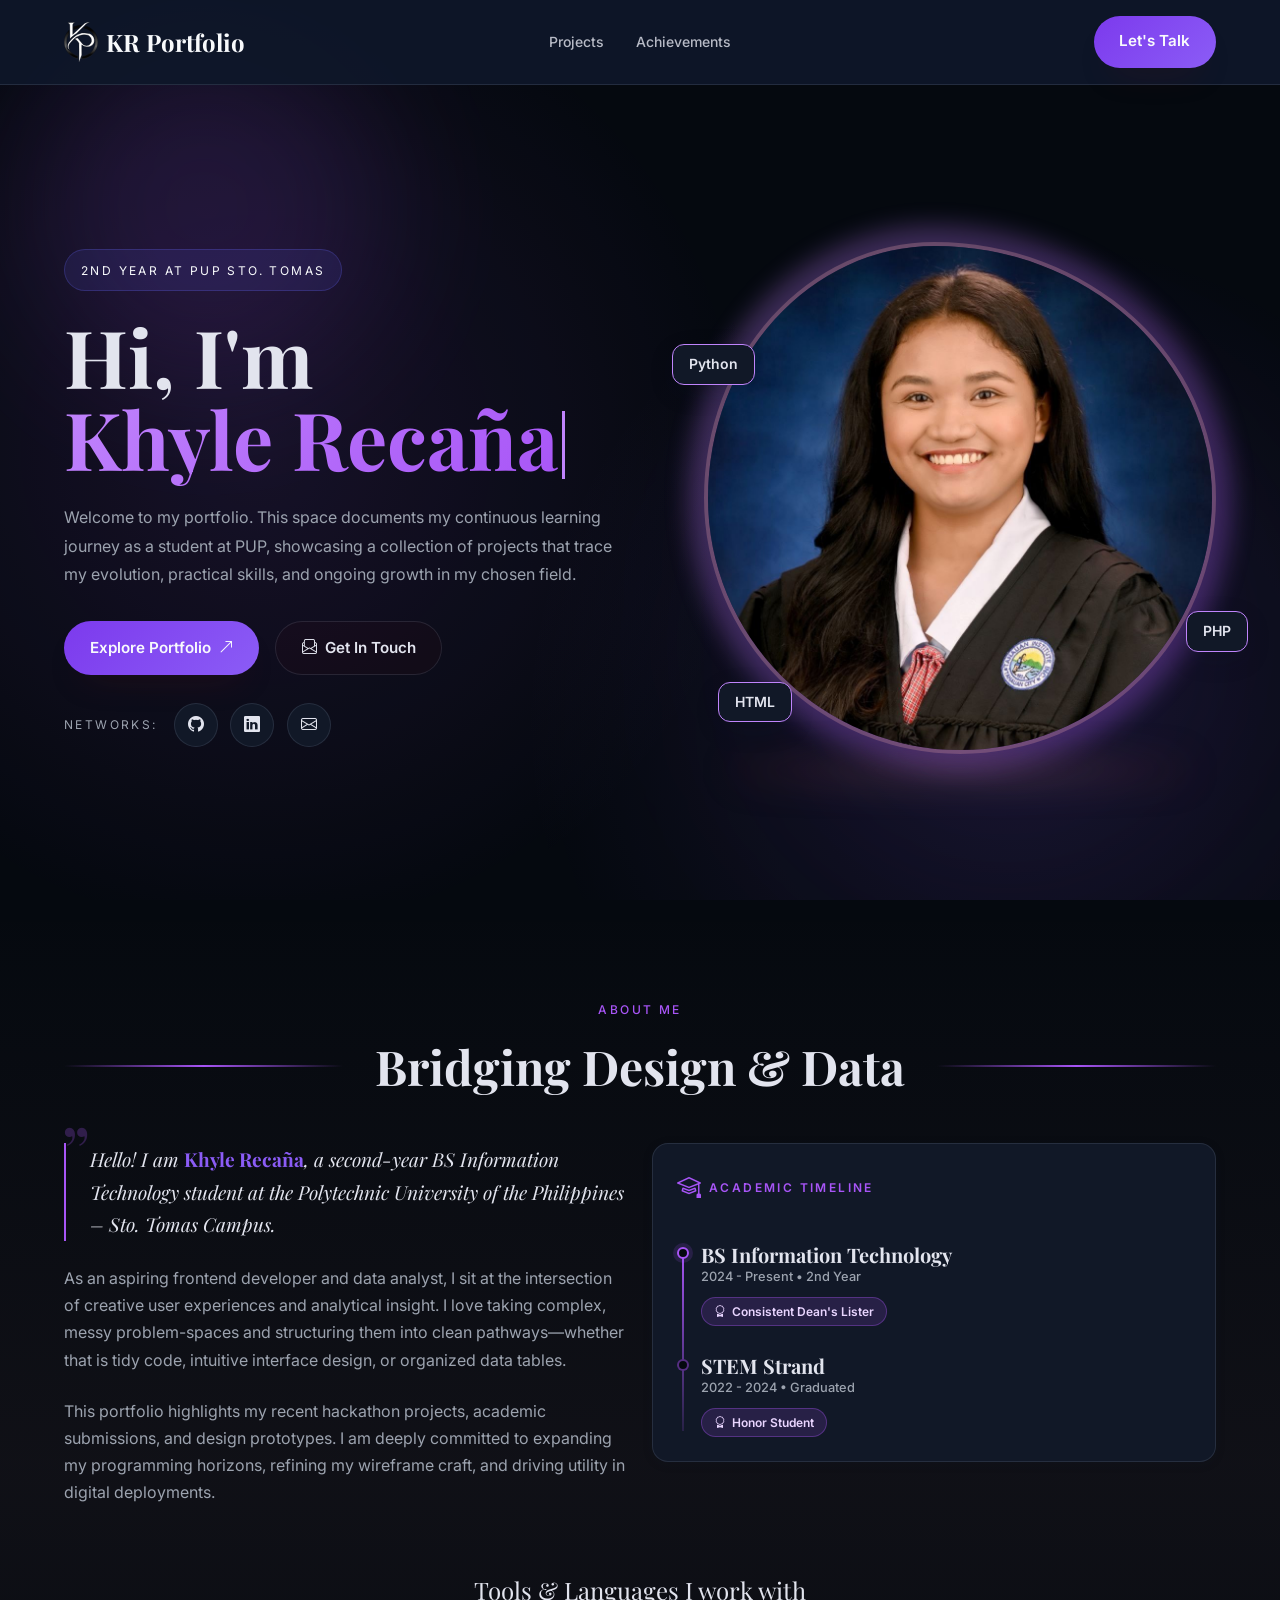
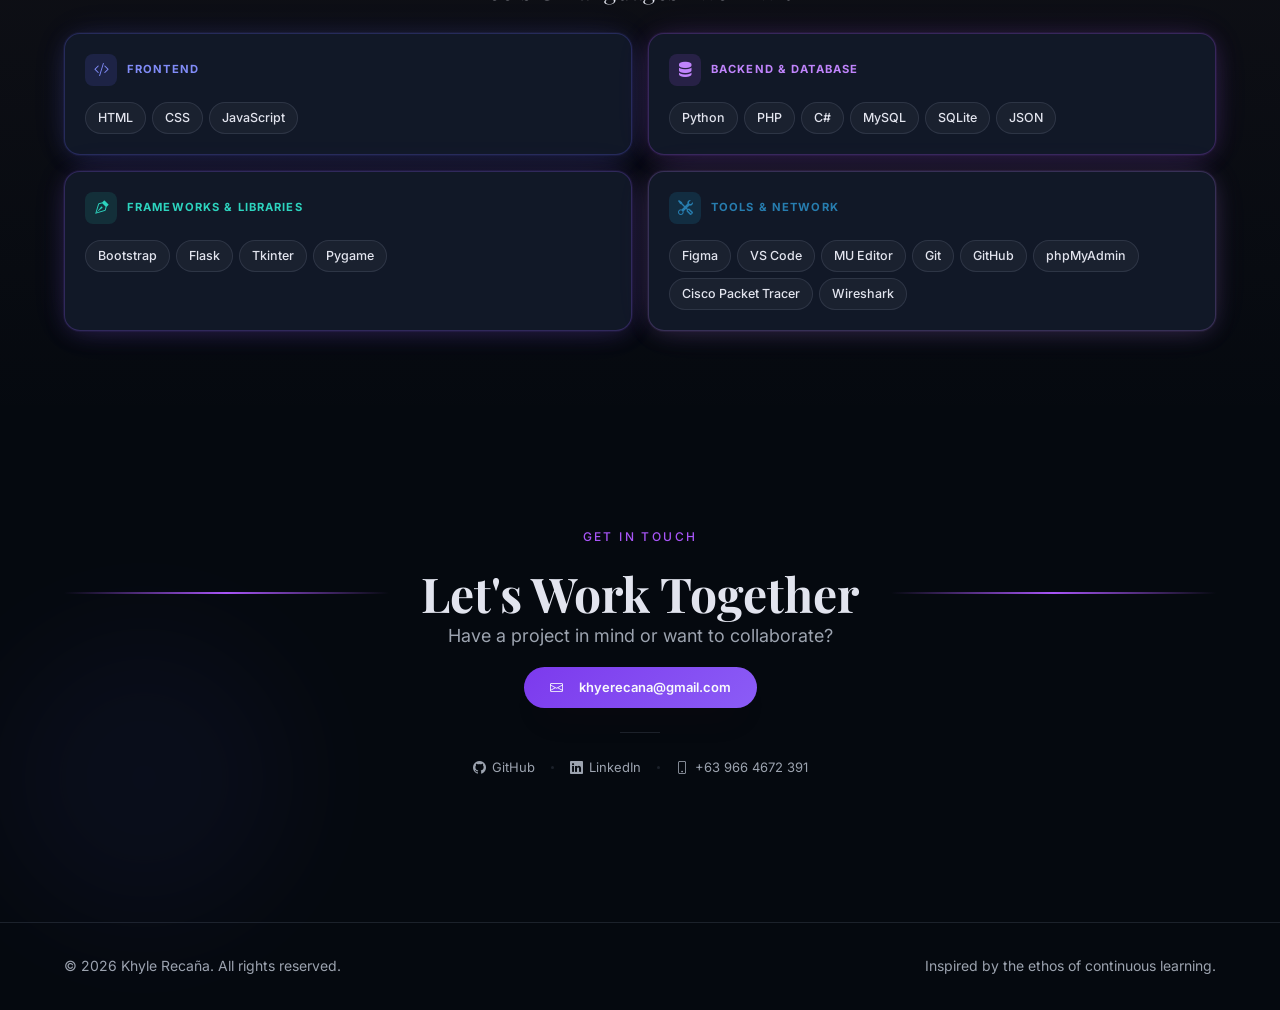
<file: index.html>
<!DOCTYPE html>
<html lang="en">

<head>
    <meta charset="UTF-8">
    <meta name="viewport" content="width=device-width, initial-scale=1.0">
    <title>Khyle Recaña | Portfolio</title>
    <meta name="description"
        content="Personal portfolio of Khyle Recaña - Frontend Developer and Aspiring Data Analyst.">

    <!-- Fonts -->
    <link rel="preconnect" href="https://fonts.googleapis.com">
    <link rel="preconnect" href="https://fonts.gstatic.com" crossorigin>
    <link
        href="https://fonts.googleapis.com/css2?family=Playfair+Display:wght@400;500;600;700&family=Inter:wght@300;400;500;600&display=swap"
        rel="stylesheet">

    <!-- Bootstrap 5.3 -->
    <link href="https://cdn.jsdelivr.net/npm/bootstrap@5.3.3/dist/css/bootstrap.min.css" rel="stylesheet"
        integrity="sha384-QWTKZyjpPEjISv5WaRU9OFeRpok6YctnYmDr5pNlyT2bRjXh0JMhjY6hW+ALEwIH" crossorigin="anonymous">

    <!-- Bootstrap Icons -->
    <link rel="stylesheet" href="https://cdn.jsdelivr.net/npm/bootstrap-icons@1.11.3/font/bootstrap-icons.css">

    <!-- Favicon -->
    <link rel="icon" type="image/svg+xml" href="static/images/Logo.svg">

    <!-- Custom CSS -->
    <link rel="stylesheet" href="style.css">
</head>

<body>

    <!-- ── NAVIGATION ───────────────────────────────────── -->
    <nav class="navbar nav" id="nav">
        <div class="container d-flex align-items-center justify-content-between position-relative">

            <!-- Logo -->
            <a href="index.html" class="navbar-brand nav-logo" title="Go to Home"
                style="display:flex;align-items:center;">
                <img src="static/images/Logo.svg" alt="KR Logo" style="height:40px;width:auto;margin-right:8px;">
                KR Portfolio
            </a>

            <!-- Desktop links — centred via absolute positioning trick -->
            <div class="position-absolute start-50 translate-middle-x d-none d-lg-flex align-items-center gap-2">
                <a href="projects.html#projects" class="nav-link">Projects</a>
                <a href="achievements.html#achievements" class="nav-link">Achievements</a>
            </div>

            <!-- Desktop CTA -->
            <div class="d-none d-lg-flex">
                <a href="index.html#contact" class="btn btn-primary text-nowrap">Let's Talk</a>
            </div>

            <!-- Mobile hamburger -->
            <button class="navbar-toggler border-0 p-1 shadow-none d-lg-none" type="button" id="mobileMenuToggle"
                aria-label="Toggle navigation">
                <i class="bi bi-list fs-2 text-white"></i>
            </button>
        </div>
    </nav>

    <!-- Mobile Offcanvas (outside nav to avoid stacking-context issues) -->
    <div class="mobile-offcanvas-overlay" id="mobileOverlay"></div>
    <div class="mobile-offcanvas" id="mobileMenu" aria-hidden="true">
        <div class="offcanvas-body d-flex flex-column p-4">

            <!-- Profile -->
            <div class="mobile-nav-profile">
                <div class="mobile-nav-avatar">
                    <img src="static/images/Logo.svg" alt="KR Logo"
                        style="width:22px;height:22px;filter:brightness(0) invert(1);">
                </div>
                <div>
                    <p class="mobile-nav-name">Khyle Recaña</p>
                    <p class="mobile-nav-role">Frontend Dev · PUP 2nd Year</p>
                </div>
            </div>

            <div class="mobile-nav-divider"></div>

            <!-- Links -->
            <p class="mobile-nav-section-label">Navigation</p>
            <a href="projects.html#projects" class="mobile-nav-link">
                <span class="mobile-nav-icon"><i class="bi bi-folder2"></i></span>
                Projects
            </a>
            <a href="achievements.html#achievements" class="mobile-nav-link">
                <span class="mobile-nav-icon"><i class="bi bi-trophy"></i></span>
                Achievements
            </a>

            <!-- Footer CTA -->
            <div class="mobile-nav-footer mt-auto">
                <p class="mobile-nav-footer-sub">Ready to collaborate?</p>
                <a href="index.html#contact" class="btn btn-primary w-100 rounded-pill" id="mobileMenuClose">
                    <i class="bi bi-envelope me-2"></i>Let's Talk
                </a>
            </div>

        </div>
    </div>

    <!-- ── HERO ─────────────────────────────────────────── -->
    <section class="hero d-flex align-items-center">
        <div class="hero-bg-1"></div>
        <div class="hero-bg-2"></div>
        <div class="container">
            <div class="row align-items-center gy-5 hero-content">

                <!-- Text -->
                <div class="col-12 col-lg-6 hero-text text-start">
                    <div class="hero-pill">2nd Year at PUP Sto. Tomas</div>
                    <h1 class="hero-title">
                        Hi, I'm <br class="hero-title-break">
                        <span class="gradient" id="heroRotatingText" aria-hidden="true"></span><span class="hero-cursor"
                            aria-hidden="true"></span>
                        <span class="visually-hidden">Khyle Recaña, a Frontend Developer, a Data Analyst</span>
                    </h1>
                    <p class="hero-description text-muted-foreground">
                        Welcome to my portfolio. This space documents my continuous learning journey as a student
                        at PUP, showcasing a collection of projects that trace my evolution, practical skills,
                        and ongoing growth in my chosen field.
                    </p>
                    <div class="hero-buttons">
                        <a href="projects.html#projects" class="btn btn-primary">
                            Explore Portfolio
                            <i class="bi bi-arrow-up-right" aria-hidden="true"></i>
                        </a>
                        <a href="index.html#contact" class="btn btn-secondary hero-secondary-btn">
                            <i class="bi bi-envelope-paper" aria-hidden="true"></i>
                            Get In Touch
                        </a>
                    </div>
                    <div class="hero-footer">
                        <span class="hero-footer-label">Networks:</span>
                        <div class="hero-socials">
                            <a href="https://github.com/khylerecana" target="_blank" rel="noopener noreferrer"
                                class="social-link">
                                <i class="bi bi-github" aria-hidden="true"></i>
                            </a>
                            <a href="https://www.linkedin.com/in/khyle-reca%C3%B1a-8a0b78383/" target="_blank"
                                rel="noopener noreferrer" class="social-link">
                                <i class="bi bi-linkedin" aria-hidden="true"></i>
                            </a>
                            <a href="mailto:khyerecana@gmail.com" class="social-link">
                                <i class="bi bi-envelope" aria-hidden="true"></i>
                            </a>
                        </div>
                    </div>
                </div>

                <!-- Avatar -->
                <div class="col-12 col-lg-6 hero-visual d-flex justify-content-center justify-content-lg-end">
                    <div class="hero-avatar-wrapper">
                        <div class="hero-avatar-ring"></div>
                        <div class="hero-avatar">
                            <div class="hero-avatar-inner">
                                <img src="static/images/me.jpg" alt="Khyle Recaña" class="hero-avatar-img">
                            </div>
                        </div>
                        <div class="floating-badge floating-badge-1">Python</div>
                        <div class="floating-badge floating-badge-2">PHP</div>
                        <div class="floating-badge floating-badge-3">HTML</div>
                    </div>
                </div>

            </div>
        </div>
    </section>

    <!-- ── ABOUT ─────────────────────────────────────────── -->
    <section class="about" id="about">
        <div class="about-bg"></div>
        <div class="container relative">
            <div class="section-header animate-on-scroll">
                <span class="section-label">About Me</span>
                <h2 class="section-title">Bridging Design & Data</h2>
            </div>

            <div class="row gy-5 about-content align-items-stretch">
                <div class="col-12 col-lg-6 animate-on-scroll d-flex flex-column gap-4 justify-content-between">
                    <div class="about-quote">
                        <p class="about-main-text about-quote-text text-foreground">
                            Hello! I am <strong>Khyle Recaña</strong>, a second-year BS Information Technology
                            student at the Polytechnic University of the Philippines – Sto. Tomas Campus.
                        </p>
                    </div>
                    <p class="about-description">
                        As an aspiring frontend developer and data analyst, I sit at the intersection of
                        creative user experiences and analytical insight. I love taking complex, messy
                        problem-spaces and structuring them into clean pathways—whether that is tidy code,
                        intuitive interface design, or organized data tables.
                    </p>
                    <p class="about-description">
                        This portfolio highlights my recent hackathon projects, academic submissions, and
                        design prototypes. I am deeply committed to expanding my programming horizons,
                        refining my wireframe craft, and driving utility in digital deployments.
                    </p>
                </div>
                <div class="col-12 col-lg-6 animate-on-scroll">
                    <div class="about-card-academic">
                        <div class="academic-panel-header">
                            <div class="academic-icon">
                                <i class="bi bi-mortarboard" aria-hidden="true"></i>
                            </div>
                            <span class="academic-label">Academic Timeline</span>
                        </div>
                        <div class="academic-timeline">
                            <div class="timeline-item">
                                <span class="timeline-dot timeline-dot--active"></span>
                                <h3 class="academic-title">BS Information Technology</h3>
                                <div class="academic-meta">2024 - Present • 2nd Year</div>
                                <span class="academic-badge">
                                    <i class="bi bi-award" aria-hidden="true"></i>
                                    Consistent Dean's Lister
                                </span>
                            </div>
                            <div class="timeline-item">
                                <span class="timeline-dot"></span>
                                <h3 class="academic-title">STEM Strand</h3>
                                <div class="academic-meta">2022 - 2024 • Graduated</div>
                                <span class="academic-badge">
                                    <i class="bi bi-award" aria-hidden="true"></i>
                                    Honor Student
                                </span>
                            </div>
                        </div>
                    </div>
                </div>
            </div>

            <!-- Tools -->
            <div class="tools-section animate-on-scroll">
                <p class="tools-label">Tools & Languages I work with</p>
                <div class="tools-grid">

                    <!-- Frontend -->
                    <div class="tool-card tool-card--frontend">
                        <div class="tool-card-header">
                            <div class="tool-card-icon">
                                <i class="bi bi-code-slash"></i>
                            </div>
                            <span class="tool-card-title">Frontend</span>
                        </div>
                        <div class="tool-card-tags">
                            <span class="tool-tag"></i>HTML</span>
                            <span class="tool-tag"></i>CSS</span>
                            <span class="tool-tag"></i>JavaScript</span>
                        </div>
                    </div>

                    <!-- Backend & Database -->
                    <div class="tool-card tool-card--backend">
                        <div class="tool-card-header">
                            <div class="tool-card-icon">
                                <i class="bi bi-server"></i>
                            </div>
                            <span class="tool-card-title">Backend & Database</span>
                        </div>
                        <div class="tool-card-tags">
                            <span class="tool-tag"></i>Python</span>
                            <span class="tool-tag"></i>PHP</span>
                            <span class="tool-tag"></i>C#</span>
                            <span class="tool-tag"></i>MySQL</span>
                            <span class="tool-tag"></i>SQLite</span>
                            <span class="tool-tag"></i>JSON</span>
                        </div>
                    </div>

                    <!-- Frameworks & Libraries -->
                    <div class="tool-card tool-card--frameworks">
                        <div class="tool-card-header">
                            <div class="tool-card-icon">
                                <i class="bi bi-vector-pen"></i>
                            </div>
                            <span class="tool-card-title">Frameworks & Libraries</span>
                        </div>
                        <div class="tool-card-tags">
                            <span class="tool-tag"></i>Bootstrap</span>
                            <span class="tool-tag"></i>Flask</span>
                            <span class="tool-tag"></i>Tkinter</span>
                            <span class="tool-tag"></i>Pygame</span>
                        </div>
                    </div>

                    <!-- Tools & Network -->
                    <div class="tool-card tool-card--devtools">
                        <div class="tool-card-header">
                            <div class="tool-card-icon">
                                <i class="bi bi-tools"></i>
                            </div>
                            <span class="tool-card-title">Tools & Network</span>
                        </div>
                        <div class="tool-card-tags">
                            <span class="tool-tag"></i>Figma</span>
                            <span class="tool-tag"></i>VS Code</span>
                            <span class="tool-tag"></i>MU Editor</span>
                            <span class="tool-tag"></i>Git</span>
                            <span class="tool-tag"></i>GitHub</span>
                            <span class="tool-tag"></i>phpMyAdmin</span>
                            <span class="tool-tag"></i>Cisco Packet Tracer</span>
                            <span class="tool-tag"></i>Wireshark</span>
                        </div>
                    </div>

                </div>
            </div>
        </div>
    </section>

    <!-- ── CONTACT ───────────────────────────────────────── -->
    <section class="contact" id="contact">
        <div class="contact-bg"></div>
        <div class="container relative">
            <div class="section-header animate-on-scroll text-center">
                <span class="section-label">Get In Touch</span>
                <h2 class="section-title">Let's Work Together</h2>
                <p class="section-description text-muted-foreground">
                    Have a project in mind or want to collaborate?
                </p>
                <a href="mailto:khyerecana@gmail.com" class="btn btn-primary contact-email-btn mt-3">
                    <i class="bi bi-envelope me-2"></i>khyerecana@gmail.com
                </a>
                <div class="contact-divider mx-auto my-4"></div>
                <div class="d-flex align-items-center justify-content-center flex-wrap gap-3">
                    <a href="https://github.com/khylerecana" target="_blank" rel="noopener noreferrer"
                        class="contact-social-link">
                        <i class="bi bi-github"></i> GitHub
                    </a>
                    <span class="contact-dot"></span>
                    <a href="https://www.linkedin.com/in/khyle-reca%C3%B1a-8a0b78383/" target="_blank"
                        rel="noopener noreferrer" class="contact-social-link">
                        <i class="bi bi-linkedin"></i> LinkedIn
                    </a>
                    <span class="contact-dot"></span>
                    <span class="contact-social-link static">
                        <i class="bi bi-phone"></i> +63 966 4672 391
                    </span>
                </div>
            </div>
        </div>
    </section>

    <!-- ── FOOTER ────────────────────────────────────────── -->
    <footer class="footer">
        <div class="container">
            <div class="footer-content">
                <p class="footer-text mb-0">© 2026 Khyle Recaña. All rights reserved.</p>
                <p class="footer-text mb-0">Inspired by the ethos of continuous learning.</p>
            </div>
        </div>
    </footer>

    <!-- Bootstrap JS -->
    <script src="https://cdn.jsdelivr.net/npm/bootstrap@5.3.3/dist/js/bootstrap.bundle.min.js"
        integrity="sha384-YvpcrYf0tY3lHB60NNkmXc5s9fDVZLESaAA55NDzOxhy9GkcIdslK1eN7N6jIeHz"
        crossorigin="anonymous"></script>

    <script>
        // Navbar scroll effect
        const nav = document.getElementById('nav');
        window.addEventListener('scroll', () => {
            nav.classList.toggle('scrolled', window.scrollY > 50);
        });

        // Hero name rotation — typewriter effect
        (function () {
            const el = document.getElementById('heroRotatingText');
            if (!el) return;

            const phrases = ['Khyle Recaña', 'a Frontend Developer', 'a Data Analyst'];
            const typeSpeed = 55;
            const deleteSpeed = 35;
            const cycleDuration = 10000;
            const minHold = 1500;

            const prefersReducedMotion = window.matchMedia('(prefers-reduced-motion: reduce)').matches;
            if (prefersReducedMotion) {
                el.textContent = phrases[0];
                return;
            }

            let phraseIndex = 0;

            function cycle() {
                const word = phrases[phraseIndex];
                let charIndex = 0;

                function type() {
                    el.textContent = word.slice(0, charIndex);
                    charIndex++;
                    if (charIndex <= word.length) {
                        setTimeout(type, typeSpeed);
                    } else {
                        const hold = Math.max(minHold, cycleDuration - word.length * (typeSpeed + deleteSpeed) - 300);
                        setTimeout(erase, hold);
                    }
                }

                function erase() {
                    el.textContent = word.slice(0, charIndex);
                    charIndex--;
                    if (charIndex >= 0) {
                        setTimeout(erase, deleteSpeed);
                    } else {
                        phraseIndex = (phraseIndex + 1) % phrases.length;
                        setTimeout(cycle, 200);
                    }
                }

                type();
            }

            cycle();
        })();

        // Scroll-triggered animations
        const observer = new IntersectionObserver((entries) => {
            entries.forEach((entry, index) => {
                if (entry.isIntersecting) {
                    setTimeout(() => entry.target.classList.add('visible'), index * 100);
                }
            });
        }, { threshold: 0.1, rootMargin: '0px 0px -50px 0px' });

        document.querySelectorAll('.animate-on-scroll').forEach(el => observer.observe(el));

        // Custom mobile menu (bypasses Bootstrap offcanvas to avoid scroll glitching)
        const menuToggle = document.getElementById('mobileMenuToggle');
        const mobileMenu = document.getElementById('mobileMenu');
        const mobileOverlay = document.getElementById('mobileOverlay');
        const mobileMenuClose = document.getElementById('mobileMenuClose');

        function openMobileMenu() {
            mobileMenu.classList.add('open');
            mobileOverlay.classList.add('open');
            document.body.style.overflow = 'hidden';
        }

        function closeMobileMenu() {
            mobileMenu.classList.remove('open');
            mobileOverlay.classList.remove('open');
            document.body.style.overflow = '';
        }

        menuToggle.addEventListener('click', () => {
            mobileMenu.classList.contains('open') ? closeMobileMenu() : openMobileMenu();
        });

        mobileOverlay.addEventListener('click', closeMobileMenu);
        mobileMenuClose.addEventListener('click', closeMobileMenu);

        // Close on any nav link click
        mobileMenu.querySelectorAll('.mobile-nav-link').forEach(link => {
            link.addEventListener('click', closeMobileMenu);
        });
    </script>

</body>

</html>
</file>
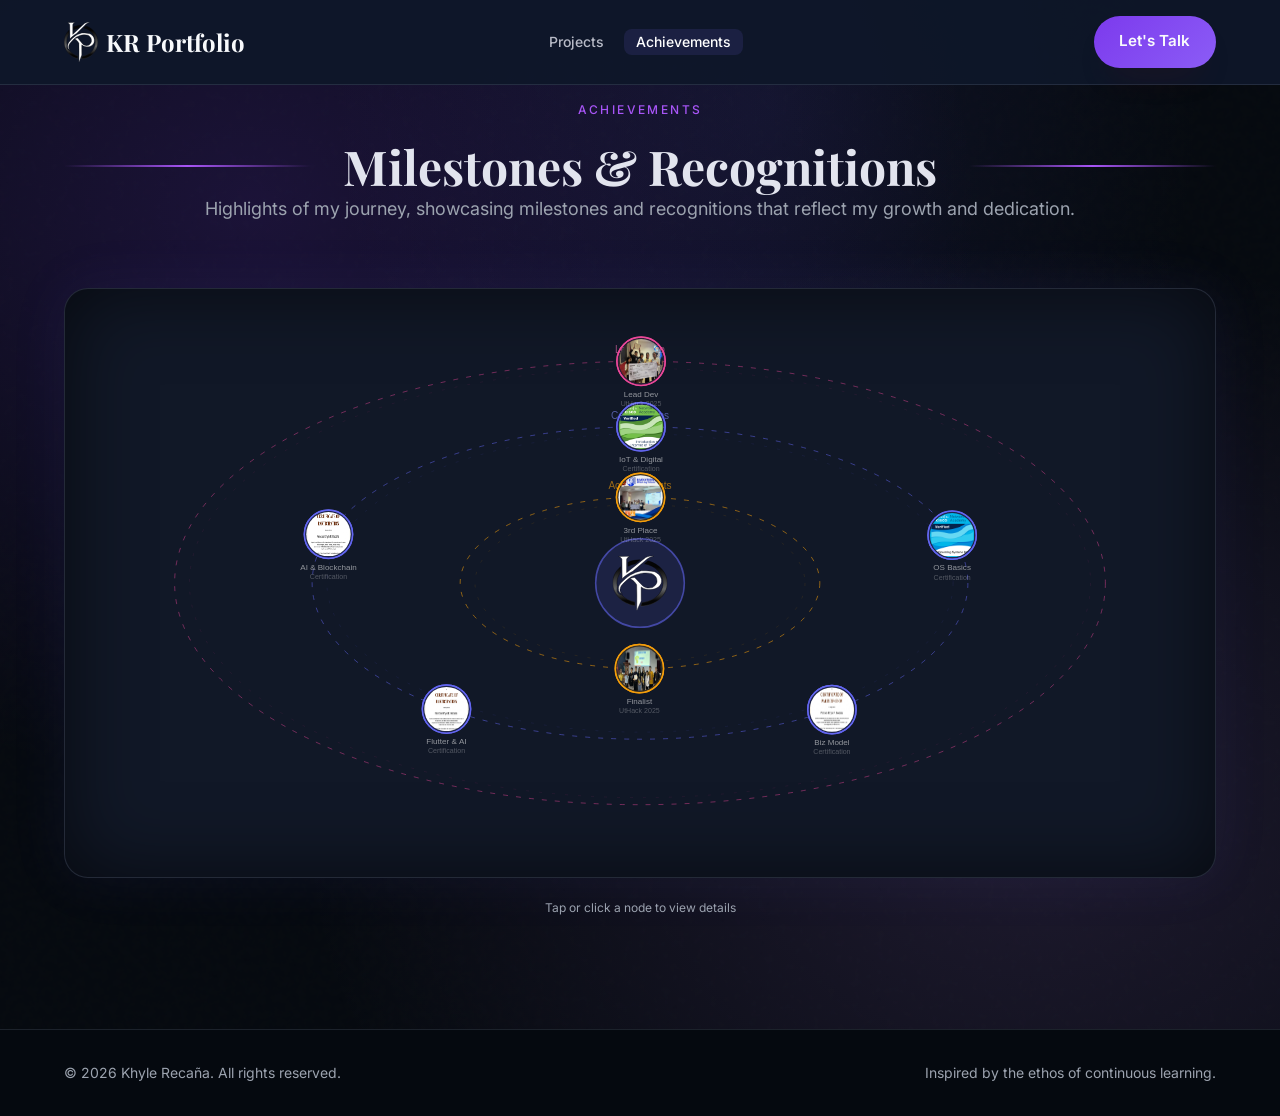
<file: achievements.html>
<!DOCTYPE html>
<html lang="en">

<head>
    <meta charset="UTF-8">
    <meta name="viewport" content="width=device-width, initial-scale=1.0">
    <title>Khyle Recaña | Achievements</title>
    <meta name="description" content="Achievements and milestones from the portfolio of Khyle Recaña.">

    <!-- Fonts -->
    <link rel="preconnect" href="https://fonts.googleapis.com">
    <link rel="preconnect" href="https://fonts.gstatic.com" crossorigin>
    <link
        href="https://fonts.googleapis.com/css2?family=Playfair+Display:wght@400;500;600;700&family=Inter:wght@300;400;500;600&display=swap"
        rel="stylesheet">

    <!-- Bootstrap 5.3 -->
    <link href="https://cdn.jsdelivr.net/npm/bootstrap@5.3.3/dist/css/bootstrap.min.css" rel="stylesheet"
        integrity="sha384-QWTKZyjpPEjISv5WaRU9OFeRpok6YctnYmDr5pNlyT2bRjXh0JMhjY6hW+ALEwIH" crossorigin="anonymous">

    <!-- Bootstrap Icons -->
    <link rel="stylesheet" href="https://cdn.jsdelivr.net/npm/bootstrap-icons@1.11.3/font/bootstrap-icons.css">

    <!-- Favicon -->
    <link rel="icon" type="image/svg+xml" href="static/images/Logo.svg">

    <!-- Custom CSS -->
    <link rel="stylesheet" href="style.css">
</head>

<body>

    <!-- ── NAVIGATION ───────────────────────────────────── -->
    <nav class="navbar nav" id="nav">
        <div class="container d-flex align-items-center justify-content-between position-relative">

            <a href="index.html" class="navbar-brand nav-logo" title="Go to Home"
                style="display:flex;align-items:center;">
                <img src="static/images/Logo.svg" alt="KR Logo" style="height:40px;width:auto;margin-right:8px;">
                KR Portfolio
            </a>

            <!-- Desktop links — centred -->
            <div class="position-absolute start-50 translate-middle-x d-none d-lg-flex align-items-center gap-2">
                <a href="projects.html#projects" class="nav-link">Projects</a>
                <a href="achievements.html#achievements" class="nav-link active">Achievements</a>
            </div>

            <div class="d-none d-lg-flex">
                <a href="index.html#contact" class="btn btn-primary text-nowrap">Let's Talk</a>
            </div>

            <button class="navbar-toggler border-0 p-1 shadow-none d-lg-none" type="button" id="mobileMenuToggle"
                aria-label="Toggle navigation">
                <i class="bi bi-list fs-2 text-white"></i>
            </button>
        </div>
    </nav>

    <!-- Mobile Offcanvas -->
    <div class="mobile-offcanvas-overlay" id="mobileOverlay"></div>
    <div class="mobile-offcanvas" id="mobileMenu" aria-hidden="true">
        <div class="offcanvas-body d-flex flex-column p-4">

            <div class="mobile-nav-profile">
                <div class="mobile-nav-avatar">
                    <img src="static/images/Logo.svg" alt="KR Logo"
                        style="width:22px;height:22px;filter:brightness(0) invert(1);">
                </div>
                <div>
                    <p class="mobile-nav-name">Khyle Recaña</p>
                    <p class="mobile-nav-role">Frontend Dev · PUP 2nd Year</p>
                </div>
            </div>

            <div class="mobile-nav-divider"></div>

            <p class="mobile-nav-section-label">Navigation</p>
            <a href="projects.html#projects" class="mobile-nav-link">
                <span class="mobile-nav-icon"><i class="bi bi-folder2"></i></span>
                Projects
            </a>
            <a href="achievements.html#achievements" class="mobile-nav-link active">
                <span class="mobile-nav-icon"><i class="bi bi-trophy"></i></span>
                Achievements
            </a>

            <div class="mobile-nav-footer mt-auto">
                <p class="mobile-nav-footer-sub">Ready to collaborate?</p>
                <a href="index.html#contact" class="btn btn-primary w-100 rounded-pill" id="mobileMenuClose">
                    <i class="bi bi-envelope me-2"></i>Let's Talk
                </a>
            </div>

        </div>
    </div>

    <!-- ── ACHIEVEMENTS ──────────────────────────────────── -->
    <section class="achievements" id="achievements">
        <div class="ach-mesh"></div>
        <div class="ach-noise"></div>

        <div class="container">
            <div class="section-header animate-on-scroll">
                <span class="section-label">Achievements</span>
                <h2 class="section-title">Milestones & Recognitions</h2>
                <p class="section-description text-muted-foreground">
                    Highlights of my journey, showcasing milestones and recognitions that reflect my growth and
                    dedication.
                </p>
            </div>

            <!-- Radial Orbital Achievements -->
            <div class="orbital-stage animate-on-scroll">
                <div class="orbital-box">
                    <div class="orbital-stars" id="orbitalStars"></div>
                    <div class="orbital-wrap" id="orbitalWrap">
                        <canvas id="orbitalCanvas"></canvas>
                        <div class="orbital-popup" id="orbitalPopup">
                            <div class="orbital-popup-img" id="orbitalPopupImgWrap"></div>
                            <div class="orbital-popup-body">
                                <div id="orbitalPopupTag"></div>
                                <div class="orbital-popup-title" id="orbitalPopupTitle"></div>
                                <div class="orbital-popup-date" id="orbitalPopupDate"></div>
                                <div class="orbital-popup-desc" id="orbitalPopupDesc"></div>
                            </div>
                        </div>
                    </div>
                </div>
                <ul class="visually-hidden" id="orbitalFallbackList"></ul>
            </div>
            <p class="orbital-hint">Tap or click a node to view details</p>
    </section>

    <!-- ── FOOTER ────────────────────────────────────────── -->
    <footer class="footer">
        <div class="container">
            <div class="footer-content">
                <p class="footer-text mb-0">© 2026 Khyle Recaña. All rights reserved.</p>
                <p class="footer-text mb-0">Inspired by the ethos of continuous learning.</p>
            </div>
        </div>
    </footer>

    <!-- Bootstrap JS -->
    <script src="https://cdn.jsdelivr.net/npm/bootstrap@5.3.3/dist/js/bootstrap.bundle.min.js"
        integrity="sha384-YvpcrYf0tY3lHB60NNkmXc5s9fDVZLESaAA55NDzOxhy9GkcIdslK1eN7N6jIeHz"
        crossorigin="anonymous"></script>

    <script>
        // Navbar scroll effect
        const nav = document.getElementById('nav');
        window.addEventListener('scroll', () => {
            nav.classList.toggle('scrolled', window.scrollY > 50);
        });

        // Scroll-triggered animations
        const observer = new IntersectionObserver((entries) => {
            entries.forEach((entry, index) => {
                if (entry.isIntersecting) {
                    setTimeout(() => entry.target.classList.add('visible'), index * 100);
                }
            });
        }, { threshold: 0.1, rootMargin: '0px 0px -50px 0px' });

        document.querySelectorAll('.animate-on-scroll').forEach(el => observer.observe(el));

        // Custom mobile menu
        const menuToggle = document.getElementById('mobileMenuToggle');
        const mobileMenu = document.getElementById('mobileMenu');
        const mobileOverlay = document.getElementById('mobileOverlay');
        const mobileMenuClose = document.getElementById('mobileMenuClose');

        function openMobileMenu() {
            mobileMenu.classList.add('open');
            mobileOverlay.classList.add('open');
            document.body.style.overflow = 'hidden';
        }

        function closeMobileMenu() {
            mobileMenu.classList.remove('open');
            mobileOverlay.classList.remove('open');
            document.body.style.overflow = '';
        }

        menuToggle.addEventListener('click', () => {
            mobileMenu.classList.contains('open') ? closeMobileMenu() : openMobileMenu();
        });

        mobileOverlay.addEventListener('click', closeMobileMenu);
        mobileMenuClose.addEventListener('click', closeMobileMenu);

        mobileMenu.querySelectorAll('.mobile-nav-link').forEach(link => {
            link.addEventListener('click', closeMobileMenu);
        });

        (function () {
            const wrap = document.getElementById('orbitalWrap');
            const canvas = document.getElementById('orbitalCanvas');
            if (!wrap || !canvas) return;
            const ctx = canvas.getContext('2d');
            const popup = document.getElementById('orbitalPopup');

            const TAU = Math.PI * 2;
            const BASE = 520; // design size the geometry below is tuned for

            const RING_DEFS = [
                { r: 85, label: 'Achievements', color: 'rgba(245,158,11,0.55)', dot: '#f59e0b', dotBg: 'rgba(245,158,11,0.18)', labelColor: '#f59e0b' },
                { r: 155, label: 'Certifications', color: 'rgba(99,102,241,0.5)', dot: '#6366f1', dotBg: 'rgba(99,102,241,0.18)', labelColor: '#818cf8' },
                { r: 220, label: 'Leadership', color: 'rgba(236,72,153,0.45)', dot: '#ec4899', dotBg: 'rgba(236,72,153,0.15)', labelColor: '#f472b6' },
            ];

            // ring: 0 = Achievements, 1 = Certifications, 2 = Leadership
            const RAW_NODES = [
                {
                    ring: 0, label: '3rd Place', sub: 'UtHack 2025', date: 'Nov 28, 2025',
                    title: '3rd Runner-Up · PUP Hackathon: UtHack ang Puhunan 2025',
                    desc: 'Awarded 3rd Runner-Up among multi-disciplinary teams for developing SagipQ, a smart community reporting tool assisting at-risk individuals.',
                    icon: '🏆', cat: 'award', imgSrc: 'static/images/Top 3.JPG', speed: 0.00022
                },
                {
                    ring: 0, label: 'Finalist', sub: 'UtHack 2025', date: 'Oct 22, 2025',
                    title: 'Top Finalist · PUP Hackathon: UtHack ang Puhunan 2025',
                    desc: 'Recognized as a Top Finalist for presenting impactful design prototypes and strong pitching dynamics during preliminary evaluations.',
                    icon: '🎖', cat: 'award', imgSrc: 'static/images/Finalist.jpg', speed: 0.00022
                },

                {
                    ring: 1, label: 'IoT & Digital', sub: 'Certification', date: 'Jul 14, 2026',
                    title: 'Introduction to IoT and Digital Transformation',
                    desc: 'Learned fundamental Internet of Things (IoT) design patterns, digital connectivity, and sensor deployment strategies.',
                    icon: '📡', cat: 'cert', imgSrc: 'static/images/Intro2IoT - badge.png', speed: 0.0002
                },
                {
                    ring: 1, label: 'OS Basics', sub: 'Certification', date: 'Jul 14, 2026',
                    title: 'Operating System Basics',
                    desc: 'Acquired knowledge covering process scheduling, memory allocation, multi-tasking engines, and Unix/Linux terminal fundamentals.',
                    icon: '💾', cat: 'cert', imgSrc: 'static/images/OS Basics - badge.png', speed: 0.0002
                },
                {
                    ring: 1, label: 'Biz Model', sub: 'Certification', date: 'Nov 27, 2025',
                    title: 'Business Model Dynamics and Start-up Creation',
                    desc: 'Explored lean start-up scaling models, core revenue structures, value propositions, and customer segment discovery pipelines.',
                    icon: '📈', cat: 'cert', imgSrc: 'static/images/Business Model.jpg', speed: 0.0002
                },
                {
                    ring: 1, label: 'Flutter & AI', sub: 'Certification', date: 'Oct 22, 2025',
                    title: 'Pitching Essentials and Building AI Apps with Flutter & Firebase',
                    desc: 'Studied mobile application synthesis using Flutter, database synchronization with Cloud Firebase, and persuasive pitching techniques.',
                    icon: '📱', cat: 'cert', imgSrc: 'static/images/Pitching Essentials.jpg', speed: 0.0002
                },
                {
                    ring: 1, label: 'AI & Blockchain', sub: 'Certification', date: 'Oct 15, 2025',
                    title: 'Artificial Intelligence, Blockchain & Design Thinking',
                    desc: 'Covered interactive cycles of customer empathy, problem formulation, secure blockchain consensus layers, and responsive AI models.',
                    icon: '🧠', cat: 'cert', imgSrc: 'static/images/AI & Blockchain.jpg', speed: 0.0002
                },

                {
                    ring: 2, label: 'Lead Dev', sub: 'UtHack 2025', date: '2025',
                    title: 'Head Frontend Developer and UI/UX Designer',
                    desc: 'Led frontend engineering and mobile/web interaction wireframing, aligning state endpoints with real-time backend controllers under strict deadlines.',
                    icon: '💻', cat: 'lead', imgSrc: 'static/images/leadership.jpg', speed: 0.00015
                },
            ];

            // Render an accessible text fallback (screen readers / SEO) from the same data
            const fallbackList = document.getElementById('orbitalFallbackList');
            if (fallbackList) {
                const catName = { award: 'Achievement', cert: 'Certification', lead: 'Leadership' };
                fallbackList.innerHTML = RAW_NODES.map(n =>
                    `<li>${catName[n.cat]}: ${n.title} — ${n.date}. ${n.desc}</li>`
                ).join('');
            }

            // Spread nodes evenly around their ring, starting at the top (-90°)
            const counts = [0, 0, 0];
            RAW_NODES.forEach(n => counts[n.ring]++);
            const seen = [0, 0, 0];
            const nodes = RAW_NODES.map(n => {
                const i = seen[n.ring]++;
                return Object.assign({}, n, { startAngle: -Math.PI / 2 + (i * TAU) / counts[n.ring] });
            });

            let angles = nodes.map(n => n.startAngle);
            let selected = null;
            let imgCache = {};

            // Hub logo (replaces the "KR / Portfolio" text in the center)
            let hubImg = new Image();
            let hubLoaded = false;
            hubImg.onload = () => { hubLoaded = true; draw(); };
            hubImg.onerror = () => { hubLoaded = false; };
            hubImg.src = 'static/images/Logo.svg';

            // ---- Responsive geometry: recomputed from the wrap's actual rendered width/height ----
            let WIDTH = BASE, HEIGHT = BASE, SCALE = 1, CX = BASE / 2, CY = BASE / 2;
            let RINGS = [];
            let POPUP_W = 215;

            function f(min, base) { return Math.max(min, base * SCALE); }

            function recalcGeometry() {
                WIDTH = wrap.clientWidth || BASE;
                HEIGHT = wrap.clientHeight || BASE;
                SCALE = Math.min(WIDTH, HEIGHT) / BASE; // used for fonts/hub/icons so they don't stretch
                const scaleX = WIDTH / BASE;
                const scaleY = HEIGHT / BASE;
                CX = WIDTH / 2; CY = HEIGHT / 2;
                RINGS = RING_DEFS.map(r => Object.assign({}, r, {
                    rx: r.r * scaleX, ry: r.r * scaleY,
                    innerRx: (r.r - 7) * scaleX, innerRy: (r.r - 7) * scaleY
                }));
                POPUP_W = Math.max(165, Math.min(215, 215 * SCALE));
                popup.style.width = POPUP_W + 'px';

                const dpr = Math.min(window.devicePixelRatio || 1, 2);
                canvas.width = WIDTH * dpr;
                canvas.height = HEIGHT * dpr;
                canvas.style.width = WIDTH + 'px';
                canvas.style.height = HEIGHT + 'px';
                ctx.setTransform(dpr, 0, 0, dpr, 0, 0);
            }

            function nodePos(i) {
                const ring = RINGS[nodes[i].ring];
                return { x: CX + Math.cos(angles[i]) * ring.rx, y: CY + Math.sin(angles[i]) * ring.ry };
            }

            function draw() {
                ctx.clearRect(0, 0, WIDTH, HEIGHT);

                RINGS.forEach(ring => {
                    ctx.beginPath(); ctx.ellipse(CX, CY, ring.rx, ring.ry, 0, 0, TAU);
                    ctx.strokeStyle = ring.color; ctx.lineWidth = 1;
                    ctx.setLineDash([5, 8]); ctx.stroke(); ctx.setLineDash([]);

                    ctx.beginPath(); ctx.ellipse(CX, CY, ring.innerRx, ring.innerRy, 0, 0, TAU);
                    ctx.strokeStyle = ring.color; ctx.lineWidth = 0.4;
                    ctx.globalAlpha = 0.45;
                    ctx.setLineDash([3, 10]); ctx.stroke(); ctx.setLineDash([]);
                    ctx.globalAlpha = 1;

                    ctx.font = f(8, 10) + 'px sans-serif';
                    ctx.fillStyle = ring.labelColor;
                    ctx.globalAlpha = 0.6;
                    ctx.textAlign = 'center';
                    ctx.fillText(ring.label, CX, CY - ring.ry - f(6, 8));
                    ctx.globalAlpha = 1;
                });

                if (selected !== null) {
                    const p = nodePos(selected);
                    const col = RINGS[nodes[selected].ring];
                    ctx.beginPath(); ctx.moveTo(CX, CY); ctx.lineTo(p.x, p.y);
                    ctx.strokeStyle = col.dot;
                    ctx.globalAlpha = 0.25; ctx.lineWidth = 0.8; ctx.stroke(); ctx.globalAlpha = 1;
                }

                const hubR = f(28, 44);
                ctx.beginPath(); ctx.arc(CX, CY, hubR, 0, TAU);
                ctx.fillStyle = 'rgba(99,102,241,0.14)'; ctx.fill();
                ctx.strokeStyle = 'rgba(99,102,241,0.6)'; ctx.lineWidth = 1.5; ctx.stroke();

                if (hubLoaded) {
                    const pad = hubR * 0.62; // logo inset from the ring edge
                    ctx.save();
                    ctx.beginPath(); ctx.arc(CX, CY, hubR - 4, 0, TAU); ctx.clip();
                    ctx.drawImage(hubImg, CX - pad, CY - pad, pad * 2, pad * 2);
                    ctx.restore();
                } else {
                    ctx.font = '600 ' + f(9, 12) + 'px sans-serif'; ctx.fillStyle = '#e2e4ee';
                    ctx.textAlign = 'center'; ctx.fillText('KR', CX, CY - 3 * SCALE);
                    ctx.font = f(7, 9) + 'px sans-serif'; ctx.fillStyle = 'rgba(255,255,255,0.32)';
                    ctx.fillText('Portfolio', CX, CY + 11 * SCALE);
                }

                nodes.forEach((n, i) => {
                    const p = nodePos(i);
                    const col = RINGS[n.ring];
                    const isSel = selected === i;
                    const nr = f(isSel ? 24 : 18, isSel ? 30 : 24);

                    ctx.beginPath(); ctx.arc(p.x, p.y, nr, 0, TAU);
                    ctx.fillStyle = isSel ? col.dot : col.dotBg; ctx.fill();
                    ctx.strokeStyle = col.dot; ctx.lineWidth = isSel ? 2 : 1.2; ctx.stroke();

                    if (imgCache[i]) {
                        ctx.save();
                        ctx.beginPath(); ctx.arc(p.x, p.y, nr - 2, 0, TAU); ctx.clip();
                        ctx.drawImage(imgCache[i], p.x - (nr - 2), p.y - (nr - 2), (nr - 2) * 2, (nr - 2) * 2);
                        ctx.restore();
                        ctx.beginPath(); ctx.arc(p.x, p.y, nr, 0, TAU);
                        ctx.strokeStyle = col.dot; ctx.lineWidth = isSel ? 2.5 : 1.5; ctx.stroke();
                    } else {
                        ctx.font = f(8, isSel ? 13 : 10) + 'px sans-serif';
                        ctx.textAlign = 'center';
                        ctx.fillText(n.icon, p.x, p.y + 4 * SCALE);
                    }

                    ctx.font = f(7, 8) + 'px sans-serif';
                    ctx.fillStyle = 'rgba(255,255,255,' + (isSel ? '0.8' : '0.55') + ')';
                    ctx.textAlign = 'center';
                    ctx.fillText(n.label, p.x, p.y + nr + f(9, 11));
                    ctx.font = f(6, 7) + 'px sans-serif';
                    ctx.fillStyle = 'rgba(255,255,255,0.28)';
                    ctx.fillText(n.sub, p.x, p.y + nr + f(16, 20));
                });
            }

            function positionPopup(i) {
                const p = nodePos(i);
                const nr = f(24, 30);
                const popupH = popup.offsetHeight || 230;
                let left = p.x - POPUP_W / 2;
                let top = p.y - nr - popupH - 16 * SCALE;
                left = Math.max(4, Math.min(left, WIDTH - POPUP_W - 4));
                if (top < 4) top = p.y + nr + 16 * SCALE;
                top = Math.max(4, Math.min(top, HEIGHT - popupH - 4));
                popup.style.left = left + 'px';
                popup.style.top = top + 'px';
            }

            function showPopup(i) {
                const n = nodes[i];
                const tagLabel = { award: 'Award', cert: 'Certification', lead: 'Leadership' }[n.cat];
                const tagCls = { award: 'orbital-tag-award', cert: 'orbital-tag-cert', lead: 'orbital-tag-lead' }[n.cat];

                document.getElementById('orbitalPopupTag').innerHTML = '<span class="orbital-tag ' + tagCls + '">' + tagLabel + '</span>';
                document.getElementById('orbitalPopupTitle').textContent = n.title;
                document.getElementById('orbitalPopupDate').textContent = n.date;
                document.getElementById('orbitalPopupDesc').textContent = n.desc;

                const wrapImg = document.getElementById('orbitalPopupImgWrap');
                const borderColors = { award: '#f59e0b', cert: '#6366f1', lead: '#ec4899' };
                popup.style.border = '1px solid ' + borderColors[n.cat] + '66';

                if (imgCache[i]) {
                    const img = document.createElement('img');
                    img.src = imgCache[i].src; img.alt = n.label;
                    wrapImg.innerHTML = ''; wrapImg.appendChild(img);
                    wrapImg.style.background = '';
                } else {
                    wrapImg.innerHTML = n.icon;
                    wrapImg.style.background = 'linear-gradient(135deg,#1e1040,#0d0820)';
                }

                positionPopup(i);
                popup.classList.add('visible');
            }

            function hidePopup() { popup.classList.remove('visible'); }

            canvas.addEventListener('click', e => {
                const rect = canvas.getBoundingClientRect();
                const scaleX = WIDTH / rect.width;
                const scaleY = HEIGHT / rect.height;
                const mx = (e.clientX - rect.left) * scaleX;
                const my = (e.clientY - rect.top) * scaleY;
                let hit = null;
                nodes.forEach((n, i) => {
                    const p = nodePos(i);
                    if (Math.hypot(mx - p.x, my - p.y) < f(26, 32)) hit = i;
                });
                if (hit !== null) {
                    if (selected === hit) { selected = null; hidePopup(); }
                    else { selected = hit; showPopup(hit); }
                } else { selected = null; hidePopup(); }
            });

            nodes.forEach((n, i) => {
                const img = new Image();
                img.onload = () => {
                    imgCache[i] = img;
                    if (selected === i) showPopup(i);
                };
                img.onerror = () => { };
                img.src = n.imgSrc;
            });

            let resizeTimer;
            window.addEventListener('resize', () => {
                clearTimeout(resizeTimer);
                resizeTimer = setTimeout(() => {
                    recalcGeometry();
                    if (selected !== null) positionPopup(selected);
                }, 150);
            });

            recalcGeometry();

            function animate() {
                nodes.forEach((n, i) => { if (selected !== i) angles[i] += n.speed; });
                if (selected !== null) positionPopup(selected);
                draw();
                requestAnimationFrame(animate);
            }
            animate();
        })();

        (function () {
            const starField = document.getElementById('orbitalStars');
            if (!starField) return;
            const STAR_COUNT = 40;
            for (let i = 0; i < STAR_COUNT; i++) {
                const star = document.createElement('div');
                star.className = 'orbital-star';
                star.style.left = Math.random() * 100 + '%';
                star.style.top = Math.random() * 100 + '%';
                const size = (Math.random() * 2 + 2).toFixed(1);
                star.style.width = size + 'px';
                star.style.height = size + 'px';
                star.style.animationDuration = (2 + Math.random() * 4).toFixed(2) + 's';
                star.style.animationDelay = (Math.random() * 5).toFixed(2) + 's';
                starField.appendChild(star);
            }
        })();
    </script>

</body>

</html>
</file>
<file: style.css>
/* ── 1. RESET & BASE ─────────────────────────────────────── */
*,
*::before,
*::after {
  box-sizing: border-box;
  margin: 0;
  padding: 0;
}

html {
  scroll-behavior: smooth;
}

body {
  font-family: "Inter", sans-serif;
  background-color: var(--background);
  color: var(--foreground);
  line-height: 1.6;
  -webkit-font-smoothing: antialiased;
}

h1,
h2,
h3,
h4,
h5,
h6 {
  font-family: "Playfair Display", serif;
  line-height: 1.2;
}

a {
  text-decoration: none;
  color: inherit;
}

img {
  max-width: 100%;
  display: block;
}

.container {
  max-width: 1200px;
  margin: 0 auto;
  padding: 0 1.5rem;
}

.relative {
  position: relative;
}

/* ── 2. CSS VARIABLES ────────────────────────────────────── */
:root {
  --dusty-violet: #c084fc;
  --dusty-violet-light: #a855f7;

  --background: #05090f;
  --foreground: #e2e4ee;
  --card: #111827;
  --card-foreground: #e2e8f0;
  --primary: #6366f1;
  --primary-foreground: #f8fafc;
  --secondary: #8b5cf6;
  --secondary-foreground: #f8fafc;
  --muted: #334155;
  --muted-foreground: #9ca3af;
  --accent: #a855f7;
  --border: rgba(148, 163, 184, 0.16);

  --gradient-hero: linear-gradient(135deg, #7c3aed 0%, #8b5cf6 100%);
  --gradient-rose: linear-gradient(135deg, #c084fc 0%, #a855f7 100%);

  --shadow-elevated: 0 8px 30px -8px rgba(15, 23, 42, 0.25);
  --shadow-card: 0 2px 12px -2px rgba(15, 23, 42, 0.2);
  --radius: 0.75rem;
}

/* ── 3. TYPOGRAPHY & LINKS ───────────────────────────────── */
.section-header {
  text-align: center;
  margin-bottom: 3rem;
}

.section-label {
  font-size: 0.75rem;
  text-transform: uppercase;
  letter-spacing: 0.2em;
  color: var(--accent);
  font-weight: 500;
}

.section-title {
  font-size: 2.5rem;
  font-weight: 700;
  color: var(--foreground);
  margin-top: 1rem;
  margin-bottom: 0;
  display: flex;
  align-items: center;
  justify-content: center;
  gap: 1.5rem;
  position: relative;
}

.section-title::before,
.section-title::after {
  content: "";
  flex: 1;
  height: 2px;
  background: linear-gradient(90deg, transparent, var(--accent), transparent);
  box-shadow:
    -12px 0 0 -8px var(--accent),
    12px 0 0 -8px var(--accent);
}

@media (min-width: 768px) {
  .section-title {
    font-size: 3rem;
    gap: 2rem;
  }
}

.section-description {
  font-size: 1.125rem;
  color: var(--muted-foreground);
  max-width: 70rem;
  margin: 0 auto;
}

/* ── 4. UTILITY ──────────────────────────────────────────── */
.text-foreground {
  color: var(--foreground) !important;
}

/* ── 5. NAVIGATION (DESKTOP) ─────────────────────────────── */
.nav {
  position: fixed;
  top: 0;
  left: 0;
  right: 0;
  z-index: 50;
  padding: 1rem 0;
  transition: all 0.3s ease;
  border-bottom: 1px solid rgba(148, 163, 184, 0.16);
  background: rgba(15, 23, 42, 0.92);
}

.nav.scrolled {
  background: rgba(15, 23, 42, 0.96);
  backdrop-filter: blur(14px);
  -webkit-backdrop-filter: blur(14px);
  border-bottom-color: rgba(148, 163, 184, 0.22);
}

.nav-logo {
  font-family: "Playfair Display", serif;
  font-size: 1.5rem;
  font-weight: 700;
  color: var(--primary-foreground);
  transition: color 0.2s ease;
}

.nav-logo:hover {
  color: var(--primary);
}

.nav .nav-link,
.nav a.nav-link {
  font-size: 0.875rem;
  font-weight: 500;
  color: var(--foreground) !important;
  opacity: 0.8;
  transition:
    color 0.2s,
    background 0.2s,
    opacity 0.2s;
  padding: 6px 12px !important;
  border-radius: 8px;
  line-height: 1;
}

.nav .nav-link:hover,
.nav a.nav-link:hover {
  color: var(--primary) !important;
  opacity: 1;
}

.nav .nav-link.active,
.nav a.nav-link.active {
  color: #fff !important;
  opacity: 1;
  background: rgba(124, 110, 245, 0.12);
  text-decoration: none !important;
  padding: 6px 12px !important;
}

.nav-link:hover {
  color: var(--primary) !important;
  opacity: 1;
}

.navbar-toggler:focus {
  box-shadow: none;
  outline: none;
}

/* ── 6. NAVIGATION (MOBILE OFFCANVAS) ────────────────────── */
.mobile-offcanvas {
  position: fixed;
  top: 64px;
  right: 0;
  height: calc(100dvh - 64px);
  width: 72%;
  max-width: 280px;
  background: rgba(10, 14, 26, 0.99);
  backdrop-filter: blur(20px);
  -webkit-backdrop-filter: blur(20px);
  border-left: 1px solid rgba(255, 255, 255, 0.08);
  z-index: 1045;
  transform: translateX(100%);
  transition: transform 0.3s cubic-bezier(0.4, 0, 0.2, 1);
  overflow: hidden;
}

.mobile-offcanvas.open {
  transform: translateX(0);
}

.mobile-offcanvas .offcanvas-body {
  display: flex;
  flex-direction: column;
  height: 100%;
  overflow-y: auto;
}

.mobile-offcanvas-overlay {
  position: fixed;
  inset: 64px 0 0 0;
  background: rgba(0, 0, 0, 0.5);
  z-index: 1040;
  opacity: 0;
  pointer-events: none;
  transition: opacity 0.3s ease;
}

.mobile-offcanvas-overlay.open {
  opacity: 1;
  pointer-events: all;
}

.mobile-nav-profile {
  display: flex;
  align-items: center;
  gap: 10px;
  margin-bottom: 16px;
}

.mobile-nav-avatar {
  width: 38px;
  height: 38px;
  border-radius: 10px;
  background: rgba(124, 110, 245, 0.15);
  border: 1px solid rgba(124, 110, 245, 0.25);
  display: flex;
  align-items: center;
  justify-content: center;
  flex-shrink: 0;
}

.mobile-nav-name {
  font-size: 13px;
  font-weight: 600;
  color: #e2e4ee;
  margin: 0;
}

.mobile-nav-role {
  font-size: 10px;
  color: rgba(255, 255, 255, 0.35);
  margin: 0;
}

.mobile-nav-divider {
  height: 1px;
  background: rgba(255, 255, 255, 0.07);
  margin-bottom: 16px;
}

.mobile-nav-section-label {
  font-size: 10px;
  font-weight: 600;
  letter-spacing: 0.1em;
  text-transform: uppercase;
  color: rgba(255, 255, 255, 0.25);
  margin-bottom: 8px;
}

.mobile-nav-link {
  display: flex;
  align-items: center;
  gap: 10px;
  font-size: 14px;
  font-weight: 500;
  color: rgba(255, 255, 255, 0.55);
  padding: 10px 12px;
  border-radius: 8px;
  text-decoration: none;
  margin-bottom: 2px;
  transition:
    background 0.15s,
    color 0.15s;
}

.mobile-nav-link:hover {
  color: #fff;
  background: rgba(124, 110, 245, 0.1);
}

.mobile-nav-link.active {
  color: #fff;
  background: rgba(124, 110, 245, 0.12);
  border-left: 2px solid #a78bfa;
  padding-left: 10px;
}

.mobile-nav-link.active .mobile-nav-icon {
  background: rgba(124, 110, 245, 0.25);
  color: #c4b5fd;
}

.mobile-nav-icon {
  width: 26px;
  height: 26px;
  border-radius: 6px;
  background: rgba(124, 110, 245, 0.12);
  display: flex;
  align-items: center;
  justify-content: center;
  font-size: 12px;
  color: #a78bfa;
  flex-shrink: 0;
}

.mobile-nav-footer {
  margin-top: auto;
  padding-top: 16px;
  border-top: 1px solid rgba(255, 255, 255, 0.07);
}

.mobile-nav-footer-sub {
  font-size: 11px;
  color: rgba(255, 255, 255, 0.25);
  text-align: center;
  margin-bottom: 10px;
}

/* ── 7. BUTTONS ──────────────────────────────────────────── */
.btn {
  display: inline-flex;
  align-items: center;
  gap: 0.5rem;
  padding: 0.9rem 1.6rem;
  font-size: 0.95rem;
  font-weight: 600;
  border-radius: 999px;
  transition: all 0.25s ease;
  cursor: pointer;
  border: none;
}

.btn-primary {
  background: var(--gradient-hero);
  color: var(--primary-foreground);
  box-shadow: 0 18px 35px -18px rgba(95, 17, 20, 0.3);
}

.btn-primary:hover {
  opacity: 0.9;
  transform: translateY(-2px);
  color: var(--primary-foreground);
}

.btn-secondary {
  background: var(--card);
  color: var(--foreground);
  border: 1px solid var(--border);
}

.btn-secondary:hover {
  background: rgba(215, 152, 164, 0.1);
  color: var(--foreground);
}

.btn-secondary.hero-secondary-btn {
  background: rgba(95, 17, 20, 0.08);
  color: var(--foreground);
  border: 1px solid var(--border);
}

.btn-secondary.hero-secondary-btn:hover {
  background: rgba(95, 17, 20, 0.15);
}

/* ── 8. ANIMATIONS & SCROLL REVEALS ─────────────────────── */
@keyframes fadeInLeft {
  from {
    opacity: 0;
    transform: translateX(-20px);
  }

  to {
    opacity: 1;
    transform: translateX(0);
  }
}

@keyframes fadeInRight {
  from {
    opacity: 0;
    transform: translateX(20px);
  }

  to {
    opacity: 1;
    transform: translateX(0);
  }
}

@keyframes float {
  0%,
  100% {
    transform: translateY(0);
  }

  50% {
    transform: translateY(-10px);
  }
}

@keyframes blobShift {
  0%,
  100% {
    border-radius: 45% 55% 50% 50% / 50% 50% 50% 50%;
  }

  25% {
    border-radius: 50% 45% 55% 50% / 50% 50% 50% 50%;
  }

  50% {
    border-radius: 50% 50% 45% 55% / 50% 50% 50% 50%;
  }

  75% {
    border-radius: 55% 50% 50% 45% / 50% 50% 50% 50%;
  }
}

@keyframes blobShift2 {
  0%,
  100% {
    border-radius: 50% 45% 55% 50% / 50% 50% 50% 50%;
  }

  25% {
    border-radius: 55% 50% 50% 45% / 50% 50% 50% 50%;
  }

  50% {
    border-radius: 45% 55% 50% 50% / 50% 50% 50% 50%;
  }

  75% {
    border-radius: 50% 50% 45% 55% / 50% 50% 50% 50%;
  }
}

.animate-on-scroll {
  opacity: 0;
  transform: translateY(24px);
  transition-property: opacity, transform;
  transition-duration: 0.6s, 0.6s;
  transition-timing-function: ease, cubic-bezier(0.2, 0.9, 0.3, 1);
  transition-delay: var(--stagger, 0ms);
}

.animate-on-scroll.visible {
  opacity: 1;
  transform: translateY(0);
}

/* Project card spotlight (follows cursor) */
.project-card {
  position: relative;
  overflow: hidden;
  border-radius: var(--radius);
}

.project-card::before {
  content: "";
  position: absolute;
  inset: 0;
  pointer-events: none;
  background-image: radial-gradient(
    circle at var(--spot-x, 50%) var(--spot-y, 50%),
    rgba(168, 85, 247, var(--spot-opacity, 0)) 0%,
    rgba(168, 85, 247, 0) 40%
  );
  mix-blend-mode: screen;
  transition:
    background-image 160ms linear,
    opacity 160ms linear;
}

/* Image hover scale + overlay lift */
.project-image {
  position: relative;
  overflow: hidden;
}

.project-image::after {
  content: "";
  position: absolute;
  inset: 0;
  background: rgba(6, 8, 15, 0.36);
  transition:
    background 260ms ease,
    transform 260ms ease;
  pointer-events: none;
}

.project-card-image {
  display: block;
  width: 100%;
  height: 220px;
  object-fit: cover;
  transition: transform 450ms cubic-bezier(0.2, 0.9, 0.3, 1);
  will-change: transform;
}

.project-card:hover .project-card-image {
  transform: scale(1.08);
}

.project-card:hover .project-image::after {
  background: rgba(6, 8, 15, 0.12);
  transform: translateY(-4px);
}

/* Tags / languages — keep steady, do not slide */
.project-languages {
  transform: none;
  opacity: 1;
  transition: opacity 220ms ease;
}

.project-card:hover .project-languages {
  opacity: 1;
}

/* Respect reduced motion */
@media (prefers-reduced-motion: reduce) {
  .animate-on-scroll,
  .project-card-image,
  .project-image::after,
  .project-languages {
    transition: none !important;
  }

  .project-card::before {
    display: none !important;
  }
}

/* ── 9. HERO SECTION ─────────────────────────────────────── */
.hero {
  min-height: 100vh;
  display: grid;
  align-items: center;
  padding-top: 6rem;
  position: relative;
  overflow: hidden;
  background: var(--background);
  color: var(--foreground);
}

.hero::before {
  content: "";
  position: absolute;
  inset: 0;
  background-image:
    radial-gradient(
      circle at 20% 50%,
      rgba(168, 85, 247, 0.12) 0%,
      transparent 45%
    ),
    radial-gradient(
      circle at 80% 80%,
      rgba(139, 92, 246, 0.12) 0%,
      transparent 40%
    );
  opacity: 0.9;
  pointer-events: none;
}

.hero-bg-1 {
  position: absolute;
  top: 2rem;
  left: 2rem;
  width: 22rem;
  height: 22rem;
  border-radius: 45% 55% 50% 50% / 50% 50% 50% 50%;
  background: rgba(168, 85, 247, 0.18);
  filter: blur(70px);
  opacity: 0.75;
  animation: blobShift 6s ease-in-out infinite;
}

.hero-bg-2 {
  position: absolute;
  bottom: 2rem;
  right: 3rem;
  width: 28rem;
  height: 28rem;
  border-radius: 50% 45% 55% 50% / 50% 50% 50% 50%;
  background: rgba(139, 92, 246, 0.12);
  filter: blur(120px);
  opacity: 0.55;
  animation: blobShift2 8s ease-in-out infinite;
}

.hero-content {
  position: relative;
}

.hero-text {
  animation: fadeInLeft 0.8s ease forwards;
}

.hero-pill {
  display: inline-flex;
  padding: 0.65rem 1rem;
  border-radius: 999px;
  border: 1px solid rgba(99, 102, 241, 0.25);
  background: rgba(99, 102, 241, 0.12);
  color: var(--primary-foreground);
  font-size: 0.75rem;
  letter-spacing: 0.2em;
  text-transform: uppercase;
  margin-bottom: 1.5rem;
}

.hero-title {
  font-size: 3.5rem;
  font-weight: 700;
  color: var(--foreground);
  margin-bottom: 1.5rem;
  line-height: 1.02;
}

.hero-title-break {
  display: none;
}

.hero-title .gradient {
  background: var(--gradient-rose);
  -webkit-background-clip: text;
  -webkit-text-fill-color: transparent;
  background-clip: text;
}

.hero-cursor {
  display: inline-block;
  width: 3px;
  height: 0.85em;
  margin-left: 4px;
  background: var(--dusty-violet);
  vertical-align: -0.1em;
  animation: heroCursorBlink 1s steps(1, end) infinite;
}

@keyframes heroCursorBlink {
  0%,
  50% {
    opacity: 1;
  }

  50.01%,
  100% {
    opacity: 0;
  }
}

.visually-hidden {
  position: absolute;
  width: 1px;
  height: 1px;
  padding: 0;
  margin: -1px;
  overflow: hidden;
  clip: rect(0, 0, 0, 0);
  white-space: nowrap;
  border: 0;
}

.hero-description {
  font-size: 1rem;
  color: var(--muted-foreground);
  max-width: 36rem;
  margin-bottom: 2rem;
  line-height: 1.8;
}

.hero-buttons {
  display: flex;
  flex-wrap: wrap;
  gap: 1rem;
  margin-bottom: 1.75rem;
}

.hero-footer {
  display: flex;
  flex-wrap: wrap;
  align-items: center;
  gap: 1rem;
}

.hero-footer-label {
  color: var(--muted-foreground);
  font-size: 0.75rem;
  letter-spacing: 0.2em;
  text-transform: uppercase;
}

.hero-socials {
  display: flex;
  gap: 0.8rem;
}

.social-link {
  width: 2.75rem;
  height: 2.75rem;
  display: flex;
  align-items: center;
  justify-content: center;
  background: var(--card);
  border: 1px solid var(--border);
  border-radius: 50%;
  transition: all 0.2s ease;
  color: var(--foreground) !important;
}

.social-link:hover {
  background: rgba(215, 152, 164, 0.2);
  border-color: var(--dusty-violet-light);
  color: var(--primary) !important;
}

.hero-visual {
  display: flex;
  justify-content: center;
  animation: fadeInRight 0.8s ease 0.2s forwards;
  opacity: 0;
}

.hero-avatar-wrapper {
  position: relative;
}

.hero-avatar-ring {
  position: absolute;
  inset: -1rem;
  border-radius: 45% 55% 50% 50% / 50% 50% 50% 50%;
  background: var(--gradient-rose);
  opacity: 0.3;
  filter: blur(12px);
  animation: blobShift 6s ease-in-out infinite;
}

.hero-avatar {
  position: relative;
  width: 180px;
  height: 180px;
  border-radius: 45% 55% 50% 50% / 50% 50% 50% 50%;
  overflow: visible;
  border: 4px solid rgba(215, 152, 164, 0.3);
  animation: blobShift 5s ease-in-out infinite;
}

.hero-avatar::after {
  content: "";
  position: absolute;
  bottom: -2rem;
  left: 50%;
  transform: translateX(-50%);
  width: 90%;
  height: 1.5rem;
  background: radial-gradient(
    ellipse at center,
    rgba(215, 152, 164, 0.4) 0%,
    rgba(95, 17, 20, 0.15) 70%,
    transparent 100%
  );
  filter: blur(18px);
  pointer-events: none;
}

.hero-avatar-inner {
  width: 100%;
  height: 100%;
  display: flex;
  align-items: center;
  justify-content: center;
  border-radius: 45% 55% 50% 50% / 50% 50% 50% 50%;
  overflow: hidden;
}

.hero-avatar-img {
  width: 100%;
  height: 100%;
  object-fit: cover;
}

.floating-badge {
  position: absolute;
  padding: 0.5rem 1rem;
  background: var(--card);
  border: 1px solid var(--dusty-violet);
  border-radius: var(--radius);
  box-shadow: var(--shadow-elevated);
  font-size: 0.875rem;
  font-weight: 600;
  color: var(--foreground);
  animation: float 3s ease-in-out infinite;
}

.floating-badge-1 {
  left: -2rem;
  top: 20%;
  animation-delay: 0s;
}

.floating-badge-2 {
  right: -2rem;
  bottom: 20%;
  animation-delay: 0.5s;
}

.floating-badge-3 {
  left: 10%;
  bottom: 2rem;
  transform: translateX(-50%);
  animation-delay: 1s;
}

/* ── 10. ABOUT SECTION ───────────────────────────────────── */
.about {
  padding: 6rem 0;
  position: relative;
  background: var(--background);
}

.about-bg {
  position: absolute;
  inset: 0;
  background: linear-gradient(
    180deg,
    transparent 0%,
    rgba(215, 152, 164, 0.05) 50%,
    transparent 100%
  );
}

.about-content {
  margin-bottom: 3rem;
}

.about-main-text {
  font-size: 1.125rem;
  color: var(--foreground);
  line-height: 1.6;
  margin: 0;
}

.about-main-text strong {
  color: var(--secondary);
}

.about-description {
  font-size: 1rem;
  color: var(--muted-foreground);
  line-height: 1.7;
  margin: 0;
}

.about-card-academic {
  padding: 1.5rem;
  background: var(--card);
  border: 1px solid var(--border);
  border-radius: 1rem;
  box-shadow: var(--shadow-card);
  display: flex;
  flex-direction: column;
  gap: 0.75rem;
  height: fit-content;
}

.academic-icon {
  font-size: 1.5rem;
  color: var(--accent);
}

.academic-label {
  font-size: 0.75rem;
  text-transform: uppercase;
  letter-spacing: 0.2em;
  color: var(--accent);
  font-weight: 600;
}

.academic-title {
  font-size: 1.25rem;
  font-weight: 700;
  color: var(--foreground);
  margin: 0;
}

.academic-meta {
  font-size: 0.8rem;
  color: var(--muted-foreground);
  font-weight: 500;
}

.academic-divider {
  border: 0;
  height: 1px;
  background: linear-gradient(150deg, transparent, var(--accent), transparent);
  margin: 1rem 0;
}

.about-quote {
  position: relative;
  padding-left: 1.5rem;
  border-left: 2px solid var(--accent);
}

.about-quote::before {
  content: "\201D";
  position: absolute;
  top: -1.85rem;
  left: -0.3rem;
  font-family: "Playfair Display", serif;
  font-size: 4.5rem;
  line-height: 1;
  color: rgba(168, 85, 247, 0.25);
  pointer-events: none;
}

.about-quote-text {
  font-family: "Playfair Display", serif;
  font-style: italic;
  font-size: 1.2rem;
  line-height: 1.7;
}

.about-quote-text strong {
  font-style: normal;
}

.academic-panel-header {
  position: relative;
  z-index: 1;
  display: flex;
  align-items: center;
  gap: 0.5rem;
  margin-bottom: 1.5rem;
}

.academic-timeline {
  position: relative;
  z-index: 1;
  padding-left: 1.5rem;
}

.academic-timeline::before {
  content: "";
  position: absolute;
  left: 5px;
  top: 0.4rem;
  bottom: 0.4rem;
  width: 2px;
  background: linear-gradient(180deg, var(--accent), rgba(168, 85, 247, 0.15));
}

.timeline-item {
  position: relative;
  margin-bottom: 1.75rem;
}

.timeline-item:last-child {
  margin-bottom: 0;
}

.timeline-dot {
  position: absolute;
  left: -1.5rem;
  top: 0.3rem;
  width: 12px;
  height: 12px;
  border-radius: 50%;
  background: var(--background);
  border: 2px solid rgba(168, 85, 247, 0.5);
}

.timeline-dot--active {
  border-color: var(--accent);
  box-shadow: 0 0 0 4px rgba(168, 85, 247, 0.15);
}

.academic-badge {
  display: inline-flex;
  align-items: center;
  gap: 6px;
  margin-top: 0.6rem;
  padding: 4px 12px;
  border-radius: 999px;
  background: rgba(168, 85, 247, 0.15);
  border: 1px solid rgba(168, 85, 247, 0.35);
  color: #e9d5ff;
  font-size: 0.75rem;
  font-weight: 600;
}

/* ── 11. TOOLS SECTION ───────────────────────────────────── */
.tools-section {
  text-align: center;
  margin-top: 4rem;
}

.tools-label {
  font-size: 1.5rem;
  font-family: "Playfair Display", serif;
  color: var(--foreground);
  margin-bottom: 1.5rem;
}

.tools-grid {
  display: grid;
  grid-template-columns: repeat(2, 1fr);
  gap: 1rem;
  text-align: left;
}

@media (max-width: 600px) {
  .tools-grid {
    grid-template-columns: 1fr;
  }
}

/* Base card */
.tool-card {
  background: var(--card);
  border-radius: 1rem;
  padding: 1.25rem;
  border: 1px solid var(--border);
  transition:
    transform 0.25s ease,
    box-shadow 0.25s ease;
}

.tool-card:hover {
  transform: translateY(-3px);
}

/* Per-category glow colors */
.tool-card--frontend {
  border-color: color-mix(in srgb, var(--primary) 25%, transparent);
  box-shadow:
    0 0 0 1px color-mix(in srgb, var(--primary) 8%, transparent),
    0 4px 24px -4px color-mix(in srgb, var(--primary) 22%, transparent),
    0 0 40px -10px color-mix(in srgb, var(--primary) 18%, transparent);
}

.tool-card--frontend:hover {
  box-shadow:
    0 0 0 1px color-mix(in srgb, var(--primary) 18%, transparent),
    0 8px 32px -4px color-mix(in srgb, var(--primary) 36%, transparent),
    0 0 60px -8px color-mix(in srgb, var(--primary) 28%, transparent);
}

.tool-card--backend {
  border-color: color-mix(in srgb, var(--accent) 25%, transparent);
  box-shadow:
    0 0 0 1px color-mix(in srgb, var(--accent) 8%, transparent),
    0 4px 24px -4px color-mix(in srgb, var(--accent) 22%, transparent),
    0 0 40px -10px color-mix(in srgb, var(--accent) 18%, transparent);
}

.tool-card--backend:hover {
  box-shadow:
    0 0 0 1px color-mix(in srgb, var(--accent) 18%, transparent),
    0 8px 32px -4px color-mix(in srgb, var(--accent) 36%, transparent),
    0 0 60px -8px color-mix(in srgb, var(--accent) 28%, transparent);
}

.tool-card--frameworks {
  border-color: color-mix(in srgb, var(--secondary) 25%, transparent);
  box-shadow:
    0 0 0 1px color-mix(in srgb, var(--secondary) 8%, transparent),
    0 4px 24px -4px color-mix(in srgb, var(--secondary) 22%, transparent),
    0 0 40px -10px color-mix(in srgb, var(--secondary) 18%, transparent);
}

.tool-card--frameworks:hover {
  box-shadow:
    0 0 0 1px color-mix(in srgb, var(--secondary) 18%, transparent),
    0 8px 32px -4px color-mix(in srgb, var(--secondary) 36%, transparent),
    0 0 60px -8px color-mix(in srgb, var(--secondary) 28%, transparent);
}

.tool-card--devtools {
  border-color: color-mix(in srgb, var(--dusty-violet) 22%, transparent);
  box-shadow:
    0 0 0 1px color-mix(in srgb, var(--dusty-violet) 7%, transparent),
    0 4px 24px -4px color-mix(in srgb, var(--dusty-violet) 20%, transparent),
    0 0 40px -10px color-mix(in srgb, var(--dusty-violet) 15%, transparent);
}

.tool-card--devtools:hover {
  box-shadow:
    0 0 0 1px color-mix(in srgb, var(--dusty-violet) 16%, transparent),
    0 8px 32px -4px color-mix(in srgb, var(--dusty-violet) 32%, transparent),
    0 0 60px -8px color-mix(in srgb, var(--dusty-violet) 24%, transparent);
}

/* Card header */
.tool-card-header {
  display: flex;
  align-items: center;
  gap: 10px;
  margin-bottom: 1rem;
}

.tool-card-icon {
  width: 32px;
  height: 32px;
  border-radius: 8px;
  display: flex;
  align-items: center;
  justify-content: center;
  font-size: 15px;
  flex-shrink: 0;
}

.tool-card--frontend .tool-card-icon {
  background: rgba(99, 102, 241, 0.15);
  color: #818cf8;
}

.tool-card--backend .tool-card-icon {
  background: rgba(168, 85, 247, 0.15);
  color: #c084fc;
}

.tool-card--frameworks .tool-card-icon {
  background: rgba(45, 212, 191, 0.12);
  color: #2dd4bf;
}

.tool-card--devtools .tool-card-icon {
  background: rgba(36, 197, 251, 0.12);
  color: #277daf;
}

.tool-card-title {
  font-size: 0.7rem;
  font-weight: 700;
  text-transform: uppercase;
  letter-spacing: 0.1em;
}

.tool-card--frontend .tool-card-title {
  color: #818cf8;
}

.tool-card--backend .tool-card-title {
  color: #c084fc;
}

.tool-card--frameworks .tool-card-title {
  color: #2dd4bf;
}

.tool-card--devtools .tool-card-title {
  color: #277daf;
}

/* Tags inside cards */
.tool-card-tags {
  display: flex;
  flex-wrap: wrap;
  gap: 6px;
}

.tool-tag {
  display: inline-flex;
  align-items: center;
  padding: 5px 12px;
  border-radius: 999px;
  border: 1px solid var(--border);
  background: rgba(255, 255, 255, 0.04);
  color: var(--foreground);
  font-size: 0.78rem;
  font-weight: 500;
  transition:
    border-color 0.2s,
    background 0.2s;
}

.tool-tag i,
.tool-tag svg {
  color: var(--primary);
  opacity: 0.85;
}

.tool-card--frontend .tool-tag:hover {
  border-color: rgba(99, 102, 241, 0.45);
  background: rgba(99, 102, 241, 0.08);
}

.tool-card--backend .tool-tag:hover {
  border-color: rgba(168, 85, 247, 0.45);
  background: rgba(168, 85, 247, 0.08);
}

.tool-card--frameworks .tool-tag:hover {
  border-color: rgba(45, 212, 191, 0.45);
  background: rgba(45, 212, 191, 0.08);
}

.tool-card--devtools .tool-tag:hover {
  border-color: rgba(251, 191, 36, 0.45);
  background: rgba(251, 191, 36, 0.08);
}

/* ── 12. PROJECTS SECTION ────────────────────────────────── */
.projects {
  padding: 6rem 0;
  position: relative;
}

.projects-bg {
  position: absolute;
  top: 0;
  right: 0;
  width: 24rem;
  height: 24rem;
  background: var(--dusty-violet);
  opacity: 0.1;
  border-radius: 50%;
  filter: blur(60px);
}

/* Glowing mesh background for projects section */
.prj-mesh {
  position: absolute;
  inset: 0;
  background:
    radial-gradient(
      ellipse at 20% 30%,
      rgba(168, 85, 247, 0.16) 0%,
      transparent 50%
    ),
    radial-gradient(
      ellipse at 80% 70%,
      rgba(139, 92, 246, 0.12) 0%,
      transparent 50%
    ),
    radial-gradient(
      ellipse at 60% 20%,
      rgba(99, 102, 241, 0.09) 0%,
      transparent 40%
    );
  pointer-events: none;
  z-index: 0;
}

.prj-noise {
  position: absolute;
  inset: 0;
  background-image: url("data:image/svg+xml,%3Csvg viewBox='0 0 200 200' xmlns='http://www.w3.org/2000/svg'%3E%3Cfilter id='pn'%3E%3CfeTurbulence type='fractalNoise' baseFrequency='0.65' numOctaves='3' stitchTiles='stitch'/%3E%3C/filter%3E%3Crect width='100%25' height='100%25' filter='url(%23pn)' opacity='0.03'/%3E%3C/svg%3E");
  opacity: 0.4;
  pointer-events: none;
  z-index: 0;
}

.project-card {
  position: relative;
  background: var(--card);
  border: 1px solid var(--border);
  border-radius: 1rem;
  overflow: hidden;
  box-shadow: var(--shadow-card);
  transition: all 0.3s;
}

.project-card:hover {
  border-color: rgba(215, 152, 164, 0.5);
  box-shadow: var(--shadow-elevated);
}

.project-card:hover .project-title {
  color: var(--primary);
}

.project-label {
  position: absolute;
  top: 1rem;
  right: 1rem;
  padding: 0.25rem 0.65rem;
  font-size: 0.75rem;
  color: var(--background);
  background: rgba(255, 255, 255, 0.9);
  border: 1px solid rgba(204, 204, 204, 0.7);
  border-radius: 999px;
  z-index: 1;
  white-space: nowrap;
}

.project-image {
  height: 12rem;
  display: flex;
  align-items: center;
  justify-content: center;
  position: relative;
  overflow: hidden;
}

.project-image.hero-bg {
  background: var(--gradient-hero);
}

.project-image.rose-bg {
  background: var(--gradient-rose);
}

.project-card-image {
  width: 100%;
  height: 100%;
  object-fit: cover;
}

.project-content {
  padding: 1.5rem;
}

.project-title {
  font-size: 1.25rem;
  font-weight: 600;
  color: var(--foreground);
  margin-bottom: 0.75rem;
  transition: color 0.2s;
}

.project-description {
  font-size: 0.875rem;
  color: var(--muted-foreground);
  margin-bottom: 1rem;
  line-height: 1.7;
}

.project-languages {
  font-size: 0.85rem;
  color: var(--muted-foreground);
  margin-bottom: 0.75rem;
  font-weight: 500;
}

.project-credit {
  font-size: 0.8rem;
  color: var(--muted-foreground);
  margin-bottom: 1rem;
  font-weight: 500;
}

.project-links {
  display: flex;
  gap: 1rem;
  padding-top: 0.5rem;
}

.project-link {
  display: flex;
  align-items: center;
  gap: 0.5rem;
  font-size: 0.875rem;
  color: var(--foreground);
  transition: color 0.2s;
}

.project-link:hover {
  color: var(--primary);
}

/* ── 13. GALLERY MODAL ───────────────────────────────────── */
.gallery-dialog {
  max-width: 900px;
}

.gallery-modal-content {
  background: var(--card);
  border: 1px solid var(--border);
  border-radius: 16px;
  overflow: hidden;
}

.gallery-left-panel {
  display: flex;
  flex-direction: column;
  border-right: 1px solid var(--border);
}

.gallery-img-area {
  position: relative;
  background: #0a0914;
  overflow: hidden;
  display: flex;
  align-items: center;
  justify-content: center;
  height: 320px;
}

.gallery-img {
  width: 100%;
  height: 100%;
  object-fit: contain;
  display: block;
}

.project-image.bento-thumb {
  background: #0a0f1f;
}

.bento-thumb-frame,
.gallery-bento-frame {
  position: absolute;
  top: 50%;
  left: 50%;
  width: 960px;
  height: 540px;
  border: 0;
  background: #0a0f1f;
  transform: translate(-50%, -50%) scale(var(--thumb-scale, 0.36));
  transform-origin: center;
}

.bento-thumb-frame {
  pointer-events: none;
}

.gallery-bento-frame {
  display: none;
}

.gallery-img-area.is-bento {
  background: #0a0f1f;
}

.gallery-img-area.is-embed {
  background: #0a0f1f;
}

.gallery-img-area.is-embed .gallery-img,
.gallery-img-area.is-embed .gallery-nav,
.gallery-img-area.is-embed .gallery-indicators {
  display: none !important;
}

.gallery-img-area.is-embed .gallery-bento-frame {
  display: block;
}

.gallery-nav {
  position: absolute;
  top: 50%;
  transform: translateY(-50%);
  width: 32px;
  height: 32px;
  border-radius: 50%;
  background: rgba(255, 255, 255, 0.12);
  border: 1px solid rgba(255, 255, 255, 0.2);
  color: #fff;
  display: flex;
  align-items: center;
  justify-content: center;
  font-size: 13px;
  cursor: pointer;
  transition: background 0.2s;
  z-index: 2;
}

.gallery-nav:hover {
  background: rgba(255, 255, 255, 0.22);
}

.gallery-nav:disabled {
  opacity: 0.25;
  cursor: default;
}

.gallery-nav-prev {
  left: 10px;
}

.gallery-nav-next {
  right: 10px;
}

.gallery-indicators {
  position: absolute;
  bottom: 12px;
  left: 50%;
  transform: translateX(-50%);
  display: flex;
  align-items: center;
  gap: 5px;
}

.gallery-dot {
  height: 4px;
  border-radius: 2px;
  background: rgba(255, 255, 255, 0.25);
  cursor: pointer;
  transition:
    width 0.25s,
    background 0.25s;
  width: 6px;
}

.gallery-dot.active {
  width: 20px;
  background: var(--primary);
}

.gallery-tags-bar {
  padding: 0.85rem 1.1rem;
  border-top: 1px solid var(--border);
  display: flex;
  flex-wrap: wrap;
  gap: 6px;
  min-height: 48px;
}

.gallery-tag {
  font-size: 11px;
  font-weight: 500;
  padding: 3px 10px;
  border-radius: 6px;
  background: rgba(124, 58, 237, 0.12);
  color: var(--primary);
  border: 1px solid rgba(124, 58, 237, 0.25);
  letter-spacing: 0.02em;
}

.gallery-right-panel {
  position: relative;
  padding: 0;
}

.gallery-close-btn {
  position: absolute;
  top: 1rem;
  right: 1rem;
  z-index: 10;
  filter: invert(1) brightness(0.7);
}

.gallery-right-header {
  padding: 1.4rem 1.5rem 1rem;
  border-bottom: 1px solid var(--border);
}

.gallery-label {
  font-size: 10px;
  font-weight: 600;
  letter-spacing: 0.12em;
  text-transform: uppercase;
  color: var(--primary);
}

.gallery-title {
  font-family: "Playfair Display", serif;
  font-size: 1.35rem;
  font-weight: 700;
  color: var(--foreground);
  line-height: 1.25;
}

.gallery-type-badge {
  display: inline-block;
  font-size: 11px;
  padding: 2px 10px;
  border-radius: 4px;
  background: rgba(255, 255, 255, 0.07);
  color: rgba(255, 255, 255, 0.45);
  border: 1px solid rgba(255, 255, 255, 0.1);
}

.gallery-right-body {
  padding: 1.1rem 1.5rem;
  overflow-y: visible;
}

.gallery-section-label {
  font-size: 10px;
  font-weight: 600;
  letter-spacing: 0.1em;
  text-transform: uppercase;
  color: rgba(255, 255, 255, 0.35);
  margin-bottom: 6px;
}

.gallery-challenge {
  font-size: 13px;
  color: rgba(255, 255, 255, 0.6);
  line-height: 1.65;
  margin: 0;
}

.gallery-features li {
  display: flex;
  align-items: flex-start;
  gap: 8px;
  font-size: 13px;
  color: rgba(255, 255, 255, 0.6);
  line-height: 1.55;
  margin-bottom: 6px;
}

.gallery-features li::before {
  content: "\F270";
  font-family: "bootstrap-icons";
  color: var(--primary);
  font-size: 14px;
  flex-shrink: 0;
  margin-top: 1px;
}

.gallery-meta {
  font-size: 12px;
  color: rgba(255, 255, 255, 0.35);
  margin: 0.5rem 0 0;
}

.gallery-meta strong {
  color: rgba(255, 255, 255, 0.55);
}

.gallery-right-footer {
  padding: 1rem 1.5rem;
  border-top: 1px solid var(--border);
  display: flex;
  flex-direction: column;
  gap: 0.75rem;
}

.gallery-btn-group {
  display: flex;
  justify-content: flex-start;
  gap: 10px;
  flex-wrap: wrap;
  align-items: center;
}

.gallery-btn-group > a {
  min-width: 0;
}

@media (max-width: 576px) {
  .gallery-btn-primary,
  .gallery-btn-secondary {
    flex: 1 1 100%;
    max-width: 100%;
  }
}

.gallery-btn-primary:hover {
  color: var(--primary);
  opacity: 1;
  background: rgba(99, 102, 241, 0.1);
  border-color: var(--primary);
}

.gallery-btn-primary,
.gallery-btn-secondary {
  width: 170px;
  font-size: 13px;
  font-weight: 500;
  padding: 10px 0;
  background: transparent;
  color: var(--secondary);
  border: 1px solid var(--secondary);
  border-radius: 8px;
  display: inline-flex;
  align-items: center;
  justify-content: center;
  gap: 8px;
  text-align: center;
  transition:
    color 0.2s,
    background 0.2s,
    border 0.2s;
}

.gallery-btn-secondary:hover {
  color: var(--secondary-foreground);
  opacity: 1;
  background: rgba(139, 92, 246, 0.1);
  border-color: var(--secondary);
}

.gallery-btn-disabled {
  opacity: 0.75;
  cursor: not-allowed;
  pointer-events: none;
  color: rgba(255, 255, 255, 0.7) !important;
  border: 1px solid rgba(148, 163, 184, 0.35);
  background: rgba(148, 163, 184, 0.08);
}

.gallery-btn-note {
  margin: 0;
  font-size: 11px;
  color: rgba(255, 255, 255, 0.55);
  line-height: 1.4;
}

.gallery-btn-hidden {
  display: none !important;
}

/* ── 14. CONTACT SECTION ─────────────────────────────────── */
.contact {
  padding: 6rem 0;
  background: var(--background);
  position: relative;
}

.contact-bg {
  position: absolute;
  bottom: 0;
  left: 0;
  width: 18rem;
  height: 18rem;
  background: var(--primary);
  opacity: 0.05;
  border-radius: 50%;
  filter: blur(60px);
}

.contact-email-btn {
  font-size: 13px;
  padding: 11px 26px;
}

.contact-divider {
  width: 40px;
  height: 1px;
  background: var(--border);
}

.contact-social-link {
  display: inline-flex;
  align-items: center;
  gap: 6px;
  font-size: 13px;
  color: var(--muted-foreground);
  text-decoration: none;
  transition: color 0.2s;
}

.contact-social-link:hover {
  color: var(--primary);
}

.contact-social-link.static {
  cursor: default;
}

.contact-social-link.static:hover {
  color: var(--muted-foreground);
}

.contact-dot {
  width: 3px;
  height: 3px;
  border-radius: 50%;
  background: var(--border);
  display: inline-block;
}

/* ── 15. ACHIEVEMENTS SECTION ────────────────────────────── */
.achievements {
  padding: 6rem 0;
  background: var(--background);
}

.achievement-scroll-wrapper::-webkit-scrollbar {
  display: none;
}

.achievement-scroll-wrapper .row {
  flex-wrap: nowrap;
  margin-left: 0;
  margin-right: 0;
  gap: 1.5rem;
  scroll-snap-type: x proximity;
}

.achievement-scroll-wrapper .row > [class*="col-"] {
  min-width: calc(100% - 1.5rem);
  flex: 0 0 calc(100% - 1.5rem);
  max-width: calc(100% - 1.5rem);
  scroll-snap-align: start;
}

.achievements {
  position: relative;
}

.ach-mesh {
  position: absolute;
  inset: 0;
  background:
    radial-gradient(
      ellipse at 20% 20%,
      rgba(124, 58, 237, 0.18) 0%,
      transparent 50%
    ),
    radial-gradient(
      ellipse at 80% 80%,
      rgba(192, 132, 252, 0.13) 0%,
      transparent 50%
    ),
    radial-gradient(
      ellipse at 60% 10%,
      rgba(99, 102, 241, 0.1) 0%,
      transparent 40%
    );
  pointer-events: none;
  z-index: 0;
}

.ach-noise {
  position: absolute;
  inset: 0;
  background-image: url("data:image/svg+xml,%3Csvg viewBox='0 0 200 200' xmlns='http://www.w3.org/2000/svg'%3E%3Cfilter id='n'%3E%3CfeTurbulence type='fractalNoise' baseFrequency='0.65' numOctaves='3' stitchTiles='stitch'/%3E%3C/filter%3E%3Crect width='100%25' height='100%25' filter='url(%23n)' opacity='0.03'/%3E%3C/svg%3E");
  opacity: 0.4;
  pointer-events: none;
  z-index: 0;
}

.achievements .container {
  position: relative;
  z-index: 1;
}

/* ── 16. ORBITAL ACHIEVEMENTS ────────────────────────────── */
.orbital-stage {
  position: relative;
  display: flex;
  align-items: center;
  justify-content: center;
  padding: 1rem 0 0.5rem;
}

.orbital-wrap {
  position: relative;
  width: 100%;
  max-width: 520px;
  aspect-ratio: 3 / 4;
  margin: 0 auto;
}

#orbitalCanvas {
  position: absolute;
  inset: 0;
  display: block;
  width: 100%;
  height: 100%;
  cursor: pointer;
  z-index: 1;
}

.orbital-popup {
  position: absolute;
  z-index: 10;
  background: rgba(10, 14, 26, 0.98);
  border-radius: 14px;
  overflow: hidden;
  pointer-events: none;
  opacity: 0;
  transform: scale(0.9);
  transition:
    opacity 0.2s ease,
    transform 0.2s ease;
}

.orbital-popup.visible {
  opacity: 1;
  transform: scale(1);
  pointer-events: auto;
}

.orbital-popup-img {
  width: 100%;
  height: 105px;
  display: flex;
  align-items: center;
  justify-content: center;
  font-size: 34px;
}

.orbital-popup-img img {
  width: 100%;
  height: 105px;
  object-fit: cover;
  display: block;
}

.orbital-popup-body {
  padding: 11px 13px 13px;
}

.orbital-tag {
  display: inline-block;
  font-size: 9px;
  font-weight: 700;
  letter-spacing: 0.07em;
  padding: 2px 8px;
  border-radius: 99px;
  text-transform: uppercase;
  margin-bottom: 6px;
}

.orbital-tag-award {
  background: rgba(245, 158, 11, 0.15);
  color: #fbbf24;
}

.orbital-tag-cert {
  background: rgba(99, 102, 241, 0.15);
  color: #a78bfa;
}

.orbital-tag-lead {
  background: rgba(236, 72, 153, 0.15);
  color: #f472b6;
}

.orbital-popup-title {
  font-size: 12px;
  font-weight: 600;
  color: #e2e4ee;
  line-height: 1.4;
  margin-bottom: 4px;
}

.orbital-popup-date {
  font-size: 10px;
  color: rgba(255, 255, 255, 0.3);
  margin-bottom: 6px;
}

.orbital-popup-desc {
  font-size: 11px;
  color: rgba(255, 255, 255, 0.46);
  line-height: 1.55;
}

.orbital-hint {
  text-align: center;
  font-size: 12px;
  color: var(--muted-foreground);
  margin-top: 0.75rem;
}

.orbital-box {
  background: var(--card);
  border: 1px solid rgba(255, 255, 255, 0.08);
  border-radius: 24px;
  padding: 2rem 1rem;
  width: 100%;
  display: flex;
  justify-content: center;
  position: relative;
  overflow: hidden;
  box-shadow:
    0 0 60px rgba(99, 102, 241, 0.08),
    inset 0 0 80px rgba(0, 0, 0, 0.6);
}

.orbital-stars {
  position: absolute;
  inset: 0;
  pointer-events: none;
  z-index: 0;
}

.orbital-star {
  position: absolute;
  width: 3px;
  height: 3px;
  border-radius: 50%;
  background: #c4b5fd;
  box-shadow: 0 0 6px 1px rgba(196, 181, 253, 0.9);
  opacity: 0;
  animation: orbitalStarTwinkle 3.5s ease-in-out infinite;
}

@keyframes orbitalStarTwinkle {
  0%,
  100% {
    opacity: 0;
    transform: scale(0.6);
  }
  50% {
    opacity: 1;
    transform: scale(1.3);
  }
}

@media (max-width: 575.98px) {
  .orbital-wrap {
    max-width: 280px;
    aspect-ratio: 3 / 4;
  }
  .orbital-wrap {
    max-width: 280px;
    aspect-ratio: 3 / 7;
  }
}

@media (min-width: 576px) and (max-width: 767.98px) {
  .orbital-wrap {
    max-width: 360px;
    aspect-ratio: 3 / 7;
  }
}

@media (min-width: 768px) and (max-width: 991.98px) {
  .orbital-wrap {
    max-width: 520px;
    aspect-ratio: 1 / 1;
  }
}

@media (min-width: 992px) {
  .orbital-wrap {
    max-width: 1100px;
    aspect-ratio: 2.1 / 1;
  }
}

/* ── 17. FOOTER ──────────────────────────────────────────── */
.footer {
  padding: 2rem 0;
  border-top: 1px solid var(--border);
}

.footer-content {
  display: flex;
  flex-direction: column;
  align-items: center;
  gap: 1rem;
}

.footer-text {
  font-size: 0.875rem;
  color: var(--muted-foreground);
  display: flex;
  align-items: center;
  gap: 0.25rem;
}

/* ── 18. RESPONSIVE OVERRIDES ────────────────────────────── */
@media (min-width: 768px) {
  .hero-title {
    font-size: 4.5rem;
  }

  .hero-title-break {
    display: inline;
  }

  .hero-avatar {
    width: 26rem;
    height: 26rem;
  }

  .footer-content {
    flex-direction: row;
    justify-content: space-between;
  }

  .achievement-scroll-wrapper .row > [class*="col-"] {
    min-width: calc(50% - 1.5rem);
    flex: 0 0 calc(50% - 1.5rem);
    max-width: calc(50% - 1.5rem);
  }
}

@media (min-width: 992px) {
  .hero-title {
    font-size: 5rem;
  }

  .hero-avatar {
    width: 32rem;
    height: 32rem;
  }

  .achievement-scroll-wrapper .row > [class*="col-"] {
    min-width: calc(33.333% - 1rem);
    flex: 0 0 calc(33.333% - 1rem);
    max-width: calc(33.333% - 1rem);
  }
}

@media (max-width: 991px) {
  .hero {
    padding-top: 6rem;
    padding-bottom: 3rem;
    min-height: auto;
  }

  .hero-content {
    flex-direction: column !important;
    align-items: center !important;
    flex-wrap: nowrap !important;
    gap: 0 !important;
    text-align: center;
  }

  .hero-visual {
    order: -1;
    width: 100% !important;
    max-width: 100% !important;
    padding: 5rem 0 0 !important;
    float: none !important;
    margin: 0 !important;
    display: flex !important;
    justify-content: center;
  }

  .hero-avatar {
    width: 180px;
    height: 180px;
  }

  .hero-avatar-ring {
    inset: -0.5rem;
  }

  .floating-badge {
    display: none;
  }

  .hero-text {
    width: 100% !important;
    max-width: 100% !important;
    text-align: center !important;
    padding: 0 !important;
    overflow: visible;
    display: flex;
    flex-direction: column;
    align-items: center;
  }

  .hero-pill {
    font-size: 0.65rem;
    padding: 0.35rem 0.8rem;
    margin-bottom: 0.75rem;
    letter-spacing: 0.12em;
  }

  .hero-title {
    font-size: 2rem;
    line-height: 1.15;
    margin-bottom: 0.75rem;
    text-align: center;
  }

  .hero-title-break {
    display: none !important;
  }

  .hero-description {
    font-size: 0.9rem;
    line-height: 1.65;
    margin-bottom: 1.25rem;
    max-width: 34rem;
    text-align: center;
  }

  .hero-buttons {
    flex-direction: row;
    flex-wrap: wrap;
    justify-content: center;
    gap: 0.5rem;
    margin-bottom: 1rem;
  }

  .hero-buttons .btn {
    font-size: 0.85rem;
    padding: 0.65rem 1.25rem;
  }

  .hero-footer {
    justify-content: center;
    gap: 0.5rem;
    flex-wrap: wrap;
  }

  .hero-footer-label {
    font-size: 0.65rem;
  }

  .social-link {
    width: 2rem;
    height: 2rem;
    font-size: 0.8rem;
  }
}

@media (max-width: 767px) {
  .gallery-dialog {
    max-width: 100%;
    margin: 0.5rem;
  }

  .gallery-modal-content {
    border-radius: 12px;
  }

  .gallery-left-panel {
    border-right: none;
    border-bottom: 1px solid var(--border);
  }

  .gallery-img-area {
    height: 220px;
  }
}

@media (max-width: 991.98px) {
  .nav .position-absolute.start-50 {
    display: none !important;
  }
}

/* ── PROJECT FILTER BUTTONS ───────────────────────────── */
.project-filters {
  display: flex;
  flex-wrap: wrap;
  justify-content: flex-start;
  gap: 0.5rem;
  margin: -0.5rem 0 2rem;
  position: relative;
  z-index: 1;
  width: fit-content;
}

.project-filter-btn {
  padding: 0.45rem 0.95rem;
  font-family: inherit;
  font-size: 0.8rem;
  font-weight: 500;
  color: var(--muted-foreground);
  background: var(--card);
  border: 1px solid var(--border);
  border-radius: 10px;
  cursor: pointer;
  transition:
    color 0.2s ease,
    border-color 0.2s ease,
    background 0.2s ease;
}

.project-filter-btn:hover {
  color: var(--foreground);
  border-color: rgba(168, 85, 247, 0.5);
  transform: none;
}

.project-filter-btn:focus-visible {
  outline: 2px solid var(--accent);
  outline-offset: 2px;
}

.project-filter-btn.active {
  color: var(--primary-foreground);
  background: var(--gradient-hero);
  border-color: transparent;
  box-shadow: 0 10px 25px -12px rgba(124, 58, 237, 0.6);
}
</file>
